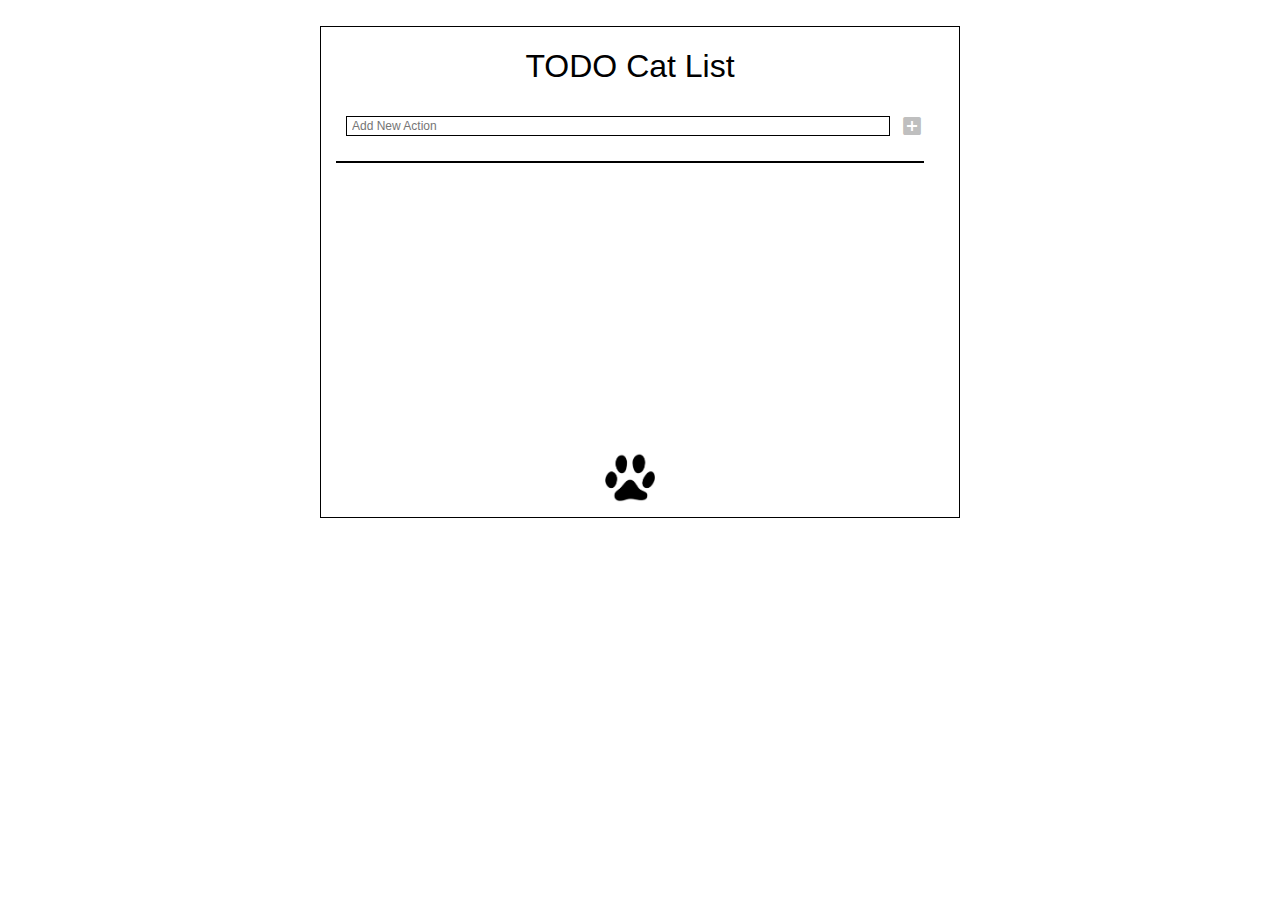
<file: FE_9_11_homework_dom/homework/index.html>
<!DOCTYPE html>
<html lang="en">
<head>
  <meta charset="UTF-8">
  <title>Homework 11 - TODO Cat List</title>
  <link rel="stylesheet" href="./assets/material-icons/material-icons.css">
  <link rel="stylesheet" href="./assets/styles.css">
</head>
<body>
  <div id="root"></div>

  <script src="./src/app.js"></script>
</body>
</html>
</file>
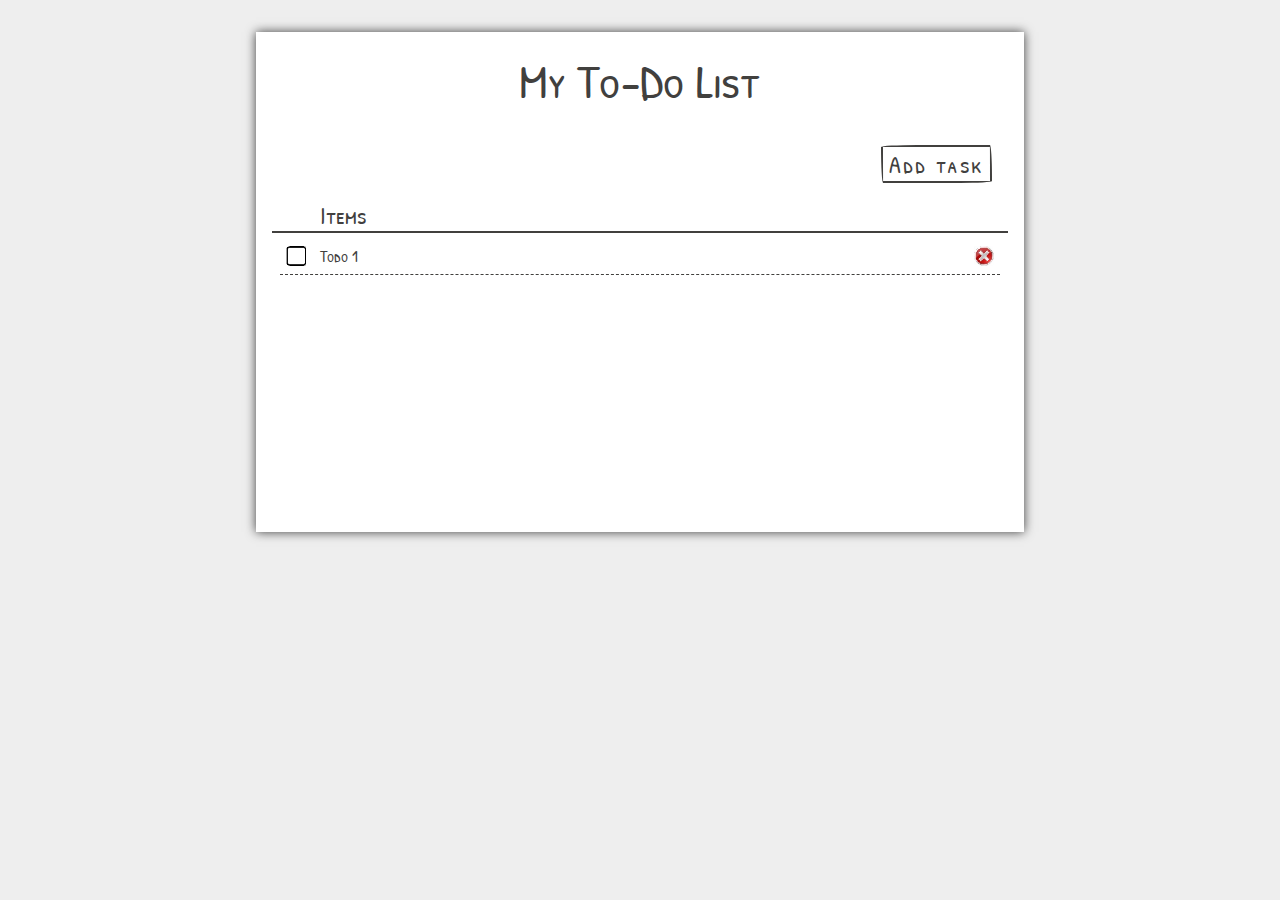
<file: FE_9_12_homework_bom/homework/index.html>
<!DOCTYPE html>
<html lang="en">
<head>
    <meta charset="UTF-8">
    <title>Homework 12 - Simple TODO List</title>
    <link rel="stylesheet" href="./assets/styles.css">
</head>

<body>
<div id="root"></div>

<script src="./src/app.js"></script>
</body>
</html>
</file>
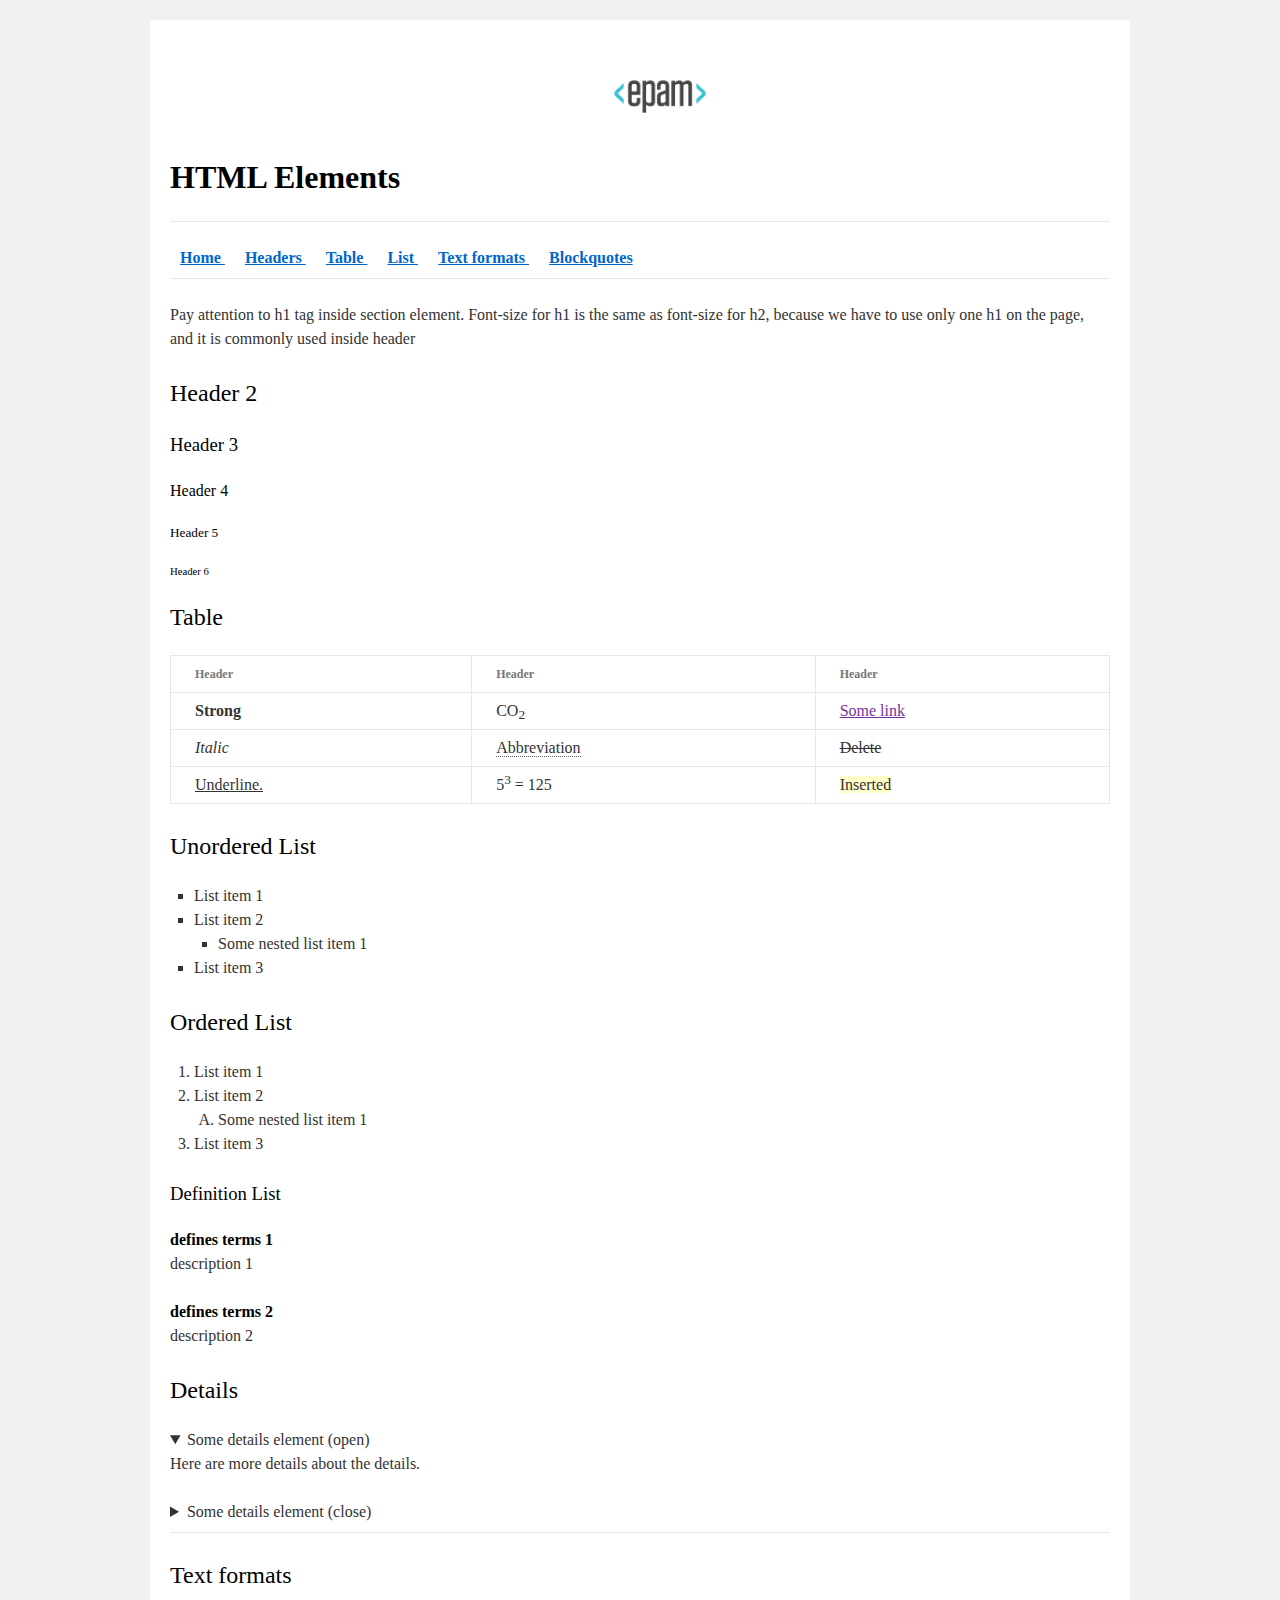
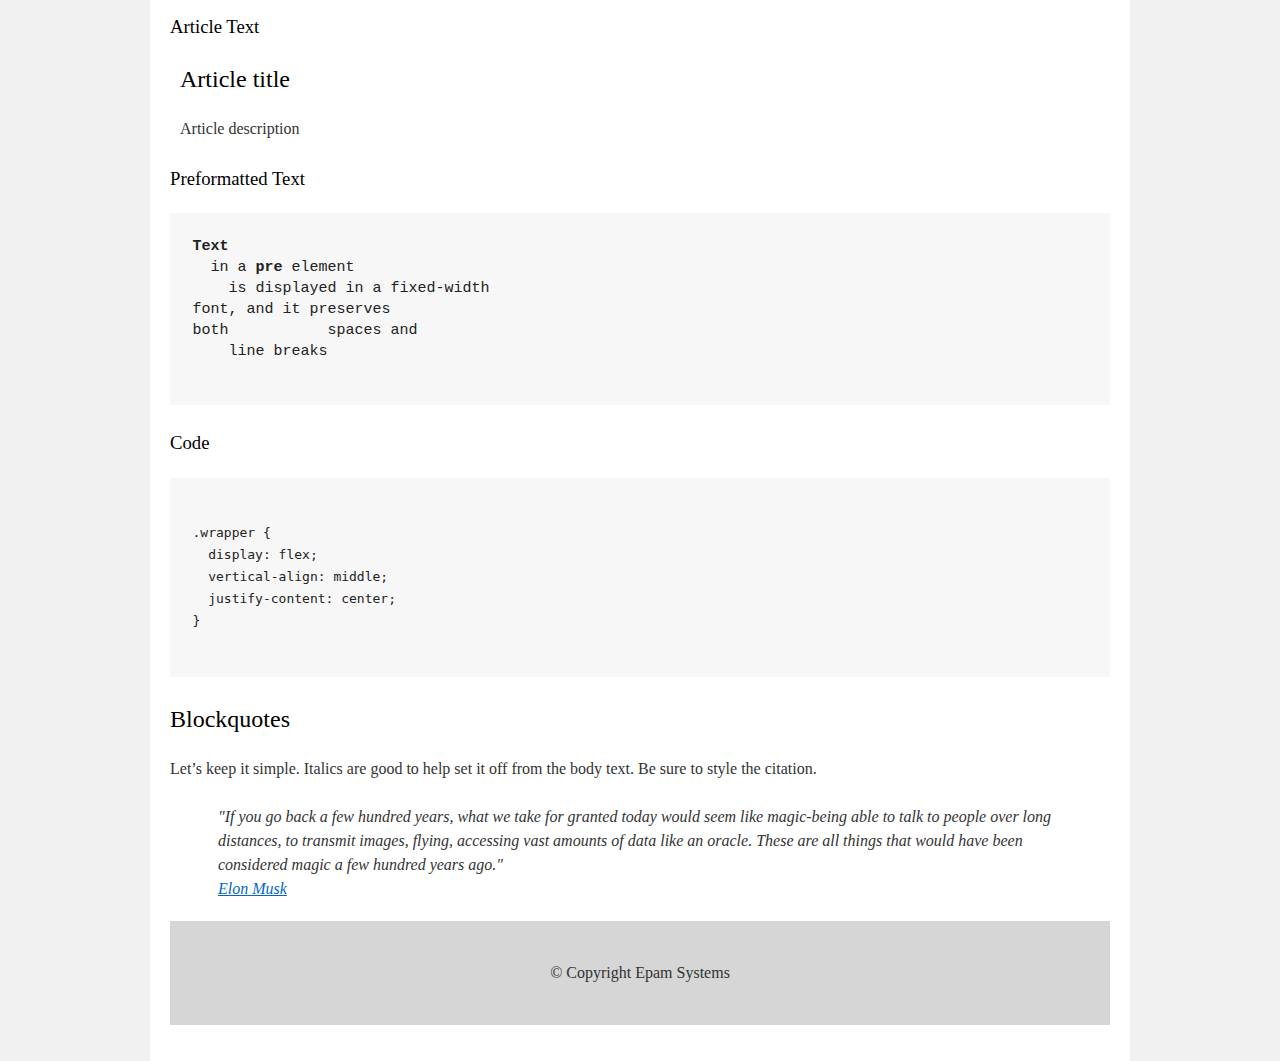
<file: FE_9_1_homework_html-basics/homework/index.html>
<!DOCTYPE html>
<html lang="en">

<head>
    <meta charset="utf-8">
    <title>HTML Basics</title>
    <link rel="stylesheet" href="style.css">
</head>

<body>
<div id="wrapper">
    <div id="main">
        <div id="container">
            <div id="content" role="main">
                <!-- TODO: Content goes here -->
                <header>
                    <img src="logo.png" alt="Logo" title="EPAM">
                    <h1 id="home"><strong>HTML Elements</strong></h1>
                    <hr>
                    <nav>
                        <a href="#home"><b>Home </b></a>
                        <a href="#headers"><b>Headers </b></a>
                        <a href="#table"><b>Table </b></a>
                        <a href="#list"><b>List </b></a>
                        <a href="#textFormats"><b>Text formats </b></a>
                        <a href="#blockquotes"><b>Blockquotes </b></a>
                    </nav>
                    <hr>
                </header>

                <main>
                    <p>Pay attention to h1 tag inside section element. Font-size for h1 is the same as font-size for h2, because we have to use only
                        one h1 on the page, and it is commonly used inside header</p>

                    <section id="headers">
                        <h2>Header 2</h2>
                        <h3>Header 3</h3>
                        <h4>Header 4</h4>
                        <h5>Header 5</h5>
                        <h6>Header 6</h6>
                    </section>

                    <section id="table">
                        <h2>Table</h2>
                        <table>
                            <thead>
                            <tr>
                                <th>Header</th>
                                <th>Header</th>
                                <th>Header</th>
                            </tr>
                            </thead>
                            <tbody>
                            <tr>
                                <td><b>Strong</b></td>
                                <td>CO<sub>2</sub></td>
                                <td><a href="">Some link</a></td>
                            </tr>
                            <tr>
                                <td><i>Italic</i></td>
                                <td><abbr>Abbreviation</abbr></td>
                                <td>
                                    <del>Delete</del>
                                </td>
                            </tr>
                            <tr>
                                <td>
                                    <u>Underline.</u>
                                </td>
                                <td>5<sup>3</sup> = 125</td>
                                <td>
                                    <ins>Inserted</ins>
                                </td>
                            </tr>
                            </tbody>
                        </table>
                    </section>

                    <section id="list">
                        <h2>Unordered List</h2>
                        <ul>
                            <li>List item 1</li>
                            <li>List item 2
                                <ul>
                                    <li>
                                        Some nested list item 1
                                    </li>
                                </ul>
                            <li>List item 3</li>
                        </ul>

                        <h2>Ordered List</h2>
                        <ol>
                            <li>List item 1</li>
                            <li>List item 2
                                <ol>
                                    <li>Some nested list item 1</li>
                                </ol>
                            </li>
                            <li>List item 3</li>
                        </ol>

                        <h3>Definition List</h3>
                        <dl>
                            <dt>defines terms 1</dt>
                            <dd>description 1</dd>
                            <dt>defines terms 2</dt>
                            <dd>description 2</dd>
                        </dl>

                        <h2>Details</h2>
                        <details open>
                            <summary>Some details element (open)</summary>
                            <p>Here are more details about the details.</p>
                        </details>
                        <details>
                            <summary>Some details element (close)</summary>
                            <p>Here are more details about the details.</p>
                        </details>
                        <hr>
                    </section>

                    <section id="textFormats">
                        <h2>Text formats</h2>
                        <h3>Article Text</h3>
                        <article>
                            <h2>Article title</h2>
                            <p>Article description</p>
                        </article>

                        <h3>Preformatted Text</h3>
                        <pre>
<strong>Text</strong>
  in a <strong>pre</strong> element
    is displayed in a fixed-width
font, and it preserves
both           spaces and
    line breaks
                    </pre>

                        <h3>Code</h3>
                        <pre><code>
.wrapper {
  display: flex;
  vertical-align: middle;
  justify-content: center;
}
							</code></pre>
                    </section>

                    <section id="blockquotes">
                        <h2>Blockquotes</h2>
                        <p>Let’s keep it simple. Italics are good to help set it off from the body text. Be sure to style the citation.</p>
                        <blockquote>
                            "If you go back a few hundred years, what we take for granted today would seem like magic-being able to talk to people
                            over long distances, to transmit images, flying, accessing vast amounts of data like an oracle. These are all things that
                            would have been considered magic a few hundred years ago."
                            <br>
                            <a href="https://en.wikipedia.org/wiki/Elon_Musk">Elon Musk</a>
                        </blockquote>
                    </section>
                </main>

                <footer>&copy; Copyright Epam Systems</footer>
            </div>
        </div>
    </div>
</div>
</body>

</html>
</file>
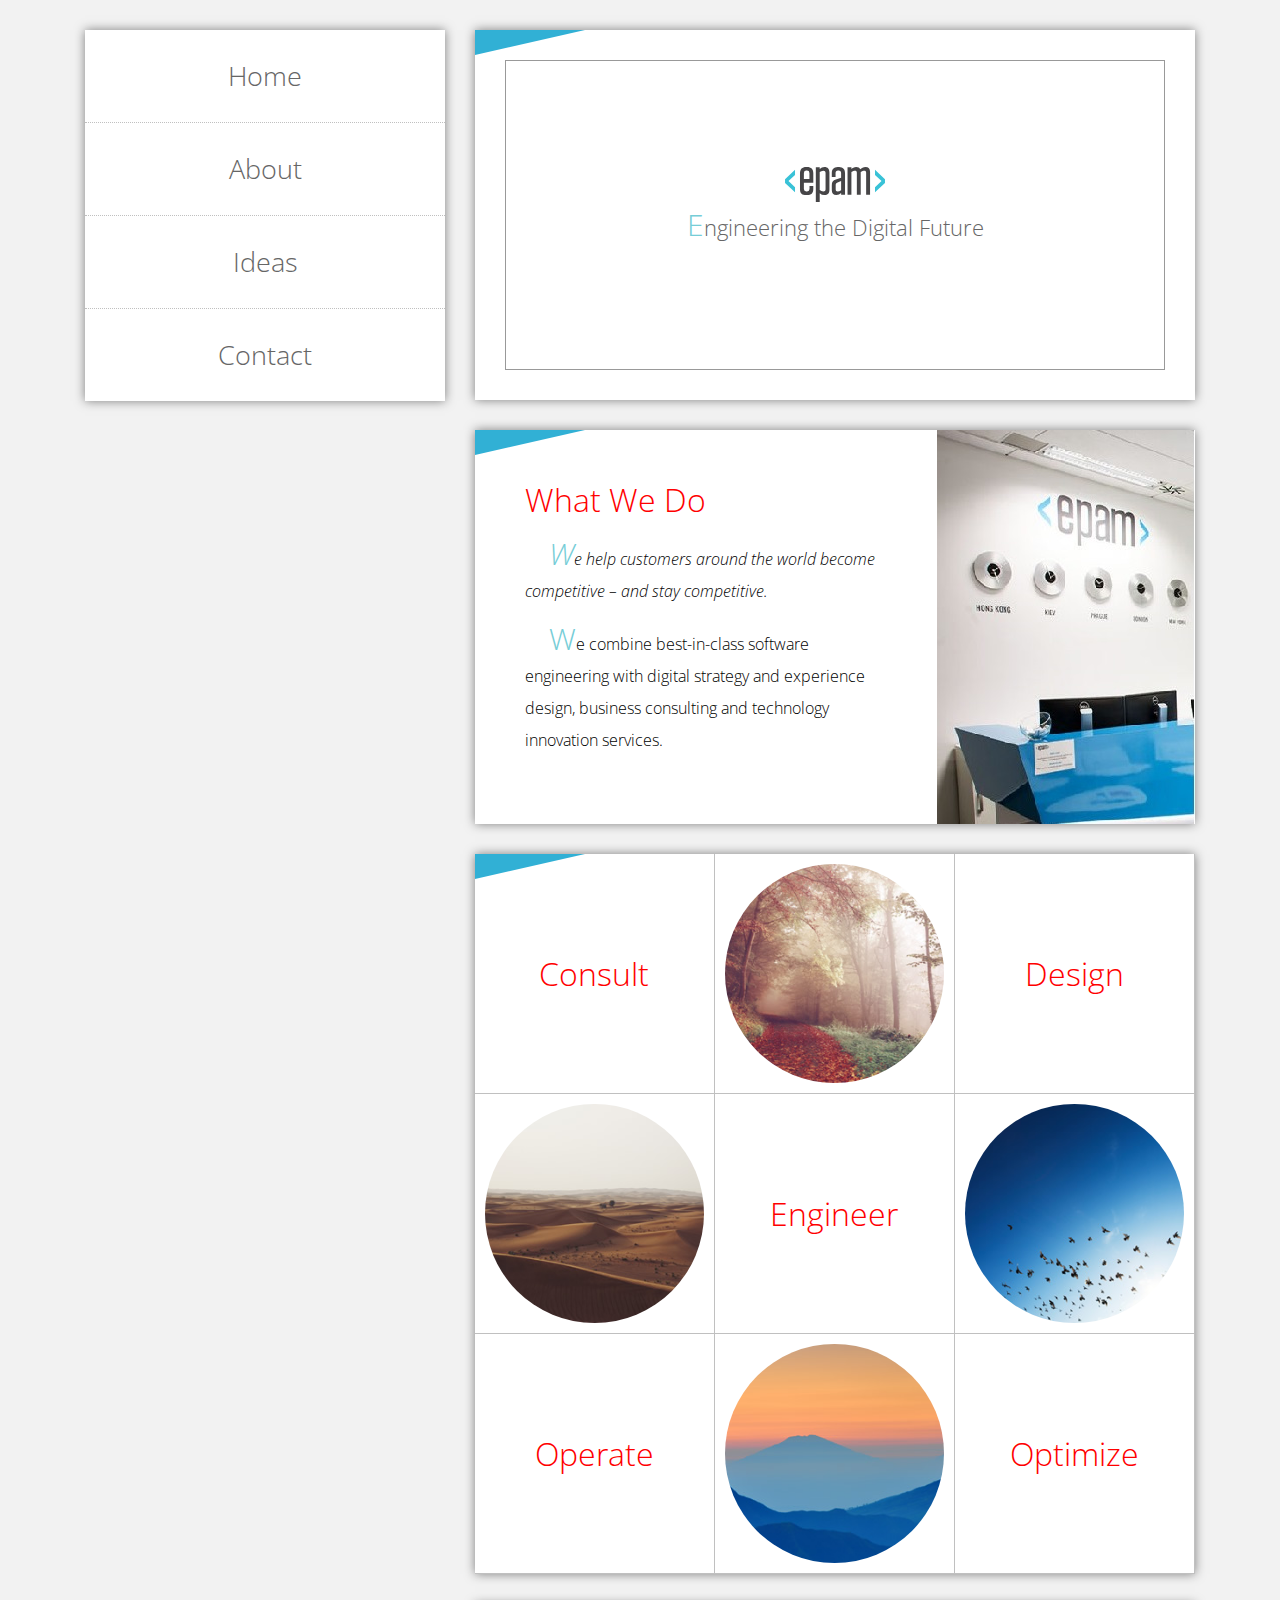
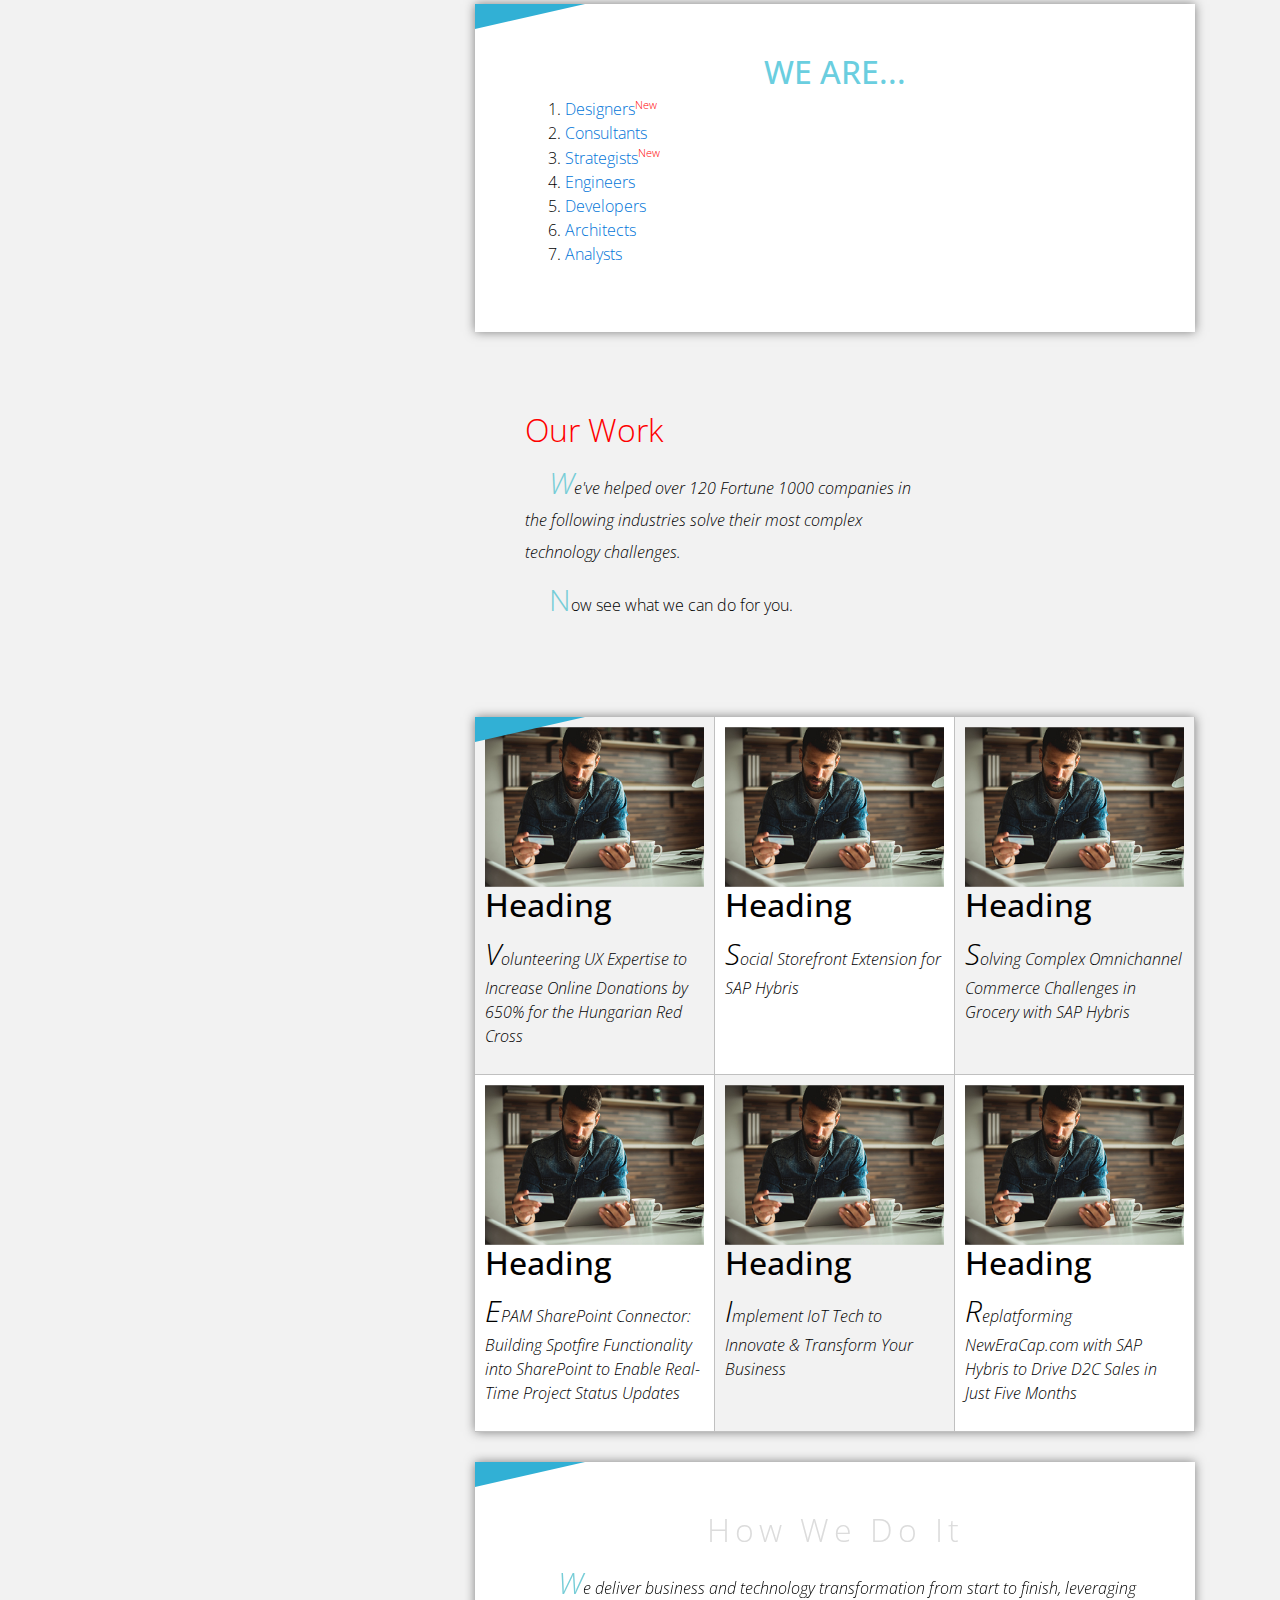
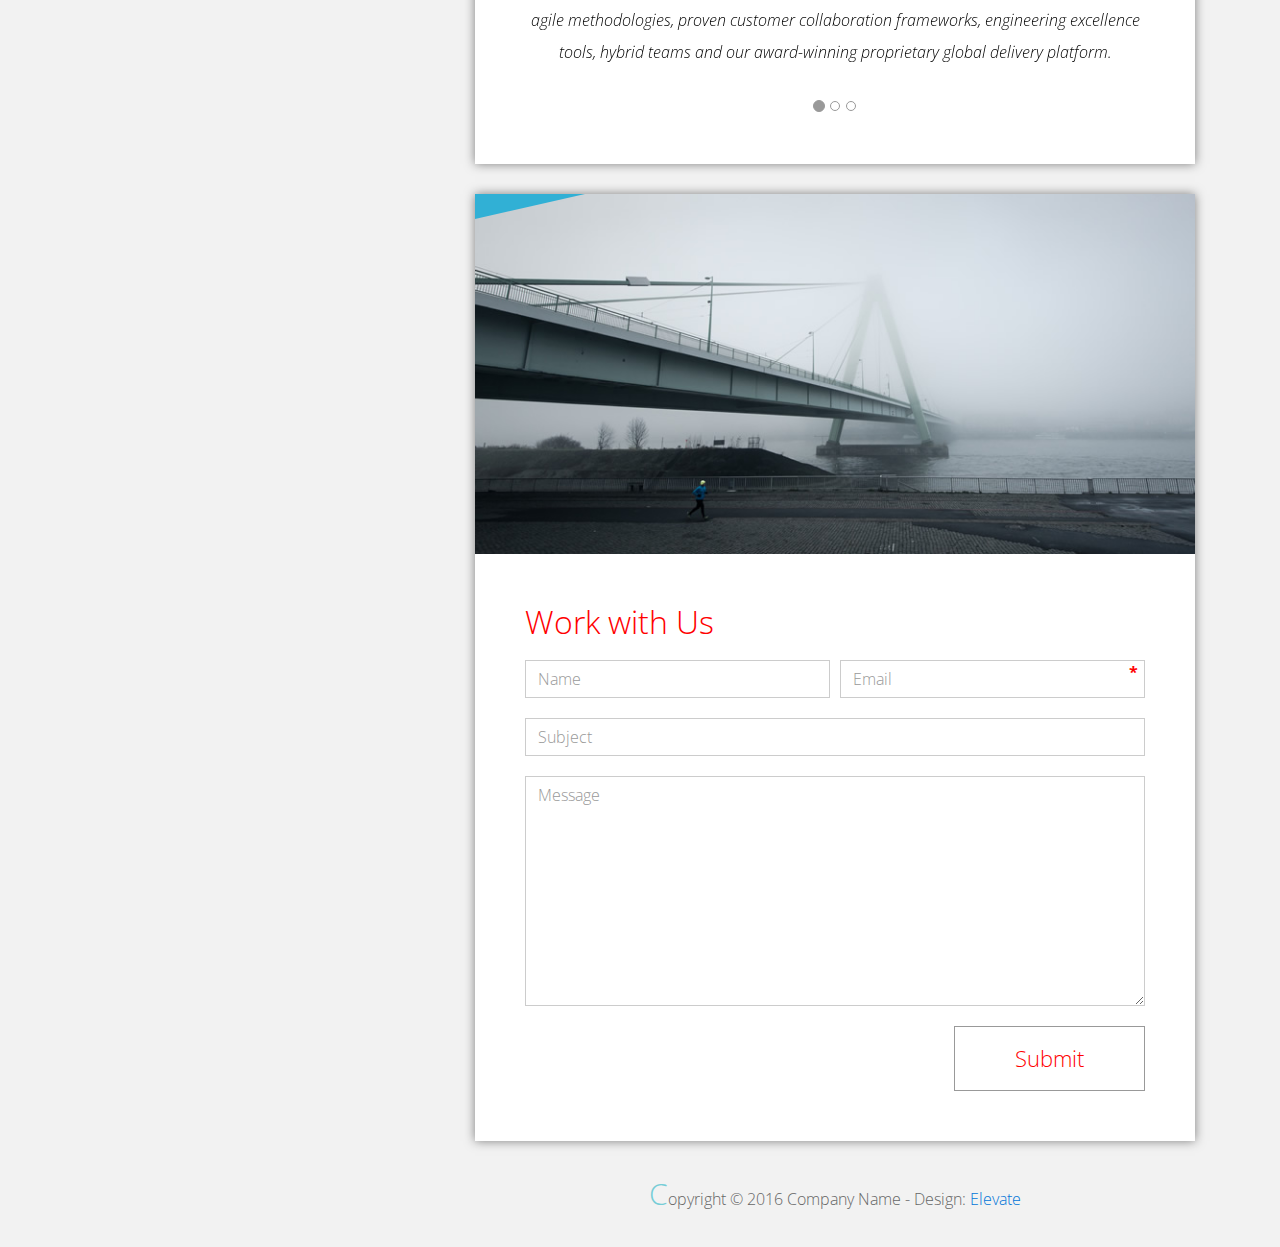
<file: FE_9_2_homework_css-basics/homework/index.html>
<!DOCTYPE html>
<html lang="en">
<head>
  <meta charset="utf-8">
  <meta http-equiv="X-UA-Compatible" content="IE=edge">
  <meta name="viewport" content="width=device-width, initial-scale=1">

  <title>CSS Basic HW</title>



  <!-- load stylesheets -->
  <link rel="stylesheet" href="http://fonts.googleapis.com/css?family=Open+Sans:300,400">
  <!-- Google web font "Open Sans" -->
  <link rel="stylesheet" href="css/bootstrap.min.css">
  <!-- Bootstrap style -->
  <link rel="stylesheet" href="css/general.css">
  <link rel="stylesheet" href="css/style.css">
  <!-- Templatemo style -->
</head>

<body>
<div class="container">

  <div class="tm-sidebar">
    <nav class="tm-main-nav">
      <ul>
        <li class="tm-nav-item"><a href="#home" class="tm-nav-item-link">Home</a></li>
        <li class="tm-nav-item"><a href="#about" class="tm-nav-item-link">About</a></li>
        <li class="tm-nav-item"><a href="#ideas" class="tm-nav-item-link">Ideas</a></li>
        <li class="tm-nav-item"><a href="#contact" class="tm-nav-item-link">Contact</a></li>
      </ul>
    </nav>
  </div>

  <div class="tm-main-content">

    <div id="home" class="tm-content-box margin-b-10">
      <div class="tm-banner">
        <div class="tm-banner-inner">
          <img src="img/EPAM_logo.svg" width="100" alt="">
          <p class="tm-banner-text">Engineering the Digital Future</p>
        </div>
      </div>
    </div>

    <section>
      <div class="tm-content-box flex-2-col">

        <div class="pad flex-item tm-team-description-container">
          <h2 class="tm-section-title">What We Do</h2>
          <p class="tm-section-description">We help customers around the world become competitive – and stay competitive.</p>
          <p class="tm-section-description"> We combine best-in-class software engineering with digital strategy and experience design, business consulting and technology innovation services.</p>
        </div>
        <div class="flex-item">
          <img src="img/image.jpg" alt="">
        </div>
        

      </div>
      <div id="about" class="tm-content-box">

        <ul class="boxes gallery-container">
          <li class="box box-bg">
            <h2 class="tm-section-title tm-section-title-box tm-box-bg-title">Consult</h2>
          </li>
          <li class="box">
            <a href="img/idea-large-01.jpg"><img src="img/idea-01.jpg" alt="Image"
                                                 class="img-fluid thumbnail"></a>
          </li>
          <li class="box box-bg">
            <h2 class="tm-section-title tm-section-title-box tm-box-bg-title">Design</h2>
          </li>
          <li class="box">
            <a href="img/idea-large-02.jpg"><img src="img/idea-02.jpg" alt="Image"
                                                 class="img-fluid thumbnail"></a>
          </li>
          <li class="box box-bg">
            <h2 class="tm-section-title tm-section-title-box tm-box-bg-title">Engineer</h2>
          </li>
          <li class="box">
            <a href="img/idea-large-03.jpg"><img src="img/idea-03.jpg" alt="Image"
                                                 class="img-fluid thumbnail"></a>
          </li>
          <li class="box box-bg">
            <h2 class="tm-section-title tm-section-title-box tm-box-bg-title">Operate</h2>
          </li>
          <li class="box">
            <a href="img/idea-large-04.jpg"><img src="img/idea-04.jpg" alt="Image"
                                                 class="img-fluid thumbnail"></a>
          </li>
          <li class="box box-bg">
            <h2 class="tm-section-title tm-section-title-box tm-box-bg-title">Optimize</h2>
          </li>
        </ul>

      </div>

    </section>

    <!-- slider -->
    <section class="heading tm-content-box">
      <div class="pad">
        <h2> WE ARE...</h2>
        <ol>
          <li><a href="index.html" class="text">Designers</a></li>
          <li><a href="index.html">Consultants</a></li>
          <li><a href="#" class="text">Strategists</a></li>
          <li><a href="#">Engineers</a></li>
          <li><a href="#">Developers</a></li>
          <li><a href="#">Architects</a></li>
          <li><a href="#">Analysts</a></li>
        </ol>
      </div>
    </section>

    <section class="blocks">
       <div class="pad flex-item tm-team-description-container">
          <h2 class="tm-section-title">Our Work</h2>
          <p class="tm-section-description">We've helped over 120 Fortune 1000 companies in the following industries solve their most complex technology challenges. </p>
          <p class="tm-section-description"> Now see what we can do for you.</p>
        </div>
      <div class="tm-content-box flex-2-col">
      </div>
      <div  class="tm-content-box">
        <ul class="boxes gallery-container">
          <li class="box">
            <img src="img/image-1.jpg" alt="Image" class="img-fluid">
            <div>
              <h2>Heading</h2>
              <p>Volunteering UX Expertise to Increase Online Donations by 650% for the Hungarian Red Cross</p>
            </div>
          </li>
          <li class="box">
            <img src="img/image-1.jpg" alt="Image" class="img-fluid">
            <div>
              <h2>Heading</h2>
              <p>Social Storefront Extension for SAP Hybris</p>
            </div>
          </li>
          <li class="box">
            <img src="img/image-1.jpg" alt="Image" class="img-fluid">
            <div>
              <h2>Heading</h2>
              <p>Solving Complex Omnichannel Commerce Challenges in Grocery with SAP Hybris</p>
            </div>
          </li>
          <li class="box">
            <img src="img/image-1.jpg" alt="Image" class="img-fluid">
            <div>
              <h2>Heading</h2>
              <p>EPAM SharePoint Connector: Building Spotfire Functionality into SharePoint to Enable Real-Time Project Status Updates</p>
            </div>
          </li>
          <li class="box">
            <img src="img/image-1.jpg" alt="Image" class="img-fluid">
            <div>
              <h2>Heading</h2>
              <p>Implement IoT Tech to Innovate &amp; Transform Your Business</p>
            </div>
          </li>
          <li class="box">
            <img src="img/image-1.jpg" alt="Image" class="img-fluid">
            <div>
              <h2>Heading</h2>
              <p>Replatforming NewEraCap.com with SAP Hybris to Drive D2C Sales in Just Five Months</p>
            </div>
          </li>
        </ul>

      </div>
    </section>

    <section id="ideas">
      <div id="tmCarousel" class="carousel slide tm-content-box" data-ride="carousel">

        <ol class="carousel-indicators">
          <li data-target="#tmCarousel" data-slide-to="0" class="active"></li>
          <li data-target="#tmCarousel" data-slide-to="1" class=""></li>
          <li data-target="#tmCarousel" data-slide-to="2" class=""></li>
        </ol>

        <div class="carousel-inner" role="listbox">

          <div class="carousel-item active">
            <div class="carousel-content">
              <div class="flex-item">
                <h2 class="tm-section-title">How We Do It</h2>
                <p class="tm-section-description carousel-description">We deliver business and technology transformation from start to finish, leveraging agile methodologies, proven customer collaboration frameworks, engineering excellence tools, hybrid teams and our award-winning proprietary global delivery platform.</p>
              </div>
            </div>
          </div>

          <div class="carousel-item">
            <div class="carousel-content">
              <div class="flex-item">
                <h2 class="tm-section-title">Our Clients</h2>
                <p class="tm-section-description carousel-description">Lorem ipsum dolor sit amet,
                  consectetur adipiscing elit. Quisque vel nisi pharetra nibh varius pharetra ac
                  sagittis nisi. Etiam pharetra vestibulum hendrerit. Pellentesque interdum metus
                  sed massa rutrum.</p>
              </div>
            </div>
          </div>

          <div class="carousel-item">
            <div class="carousel-content">
              <div class="flex-item">
                <h2 class="tm-section-title">Our Projects</h2>
                <p class="tm-section-description carousel-description">Donec ex libero, fringilla
                  vitae purus sit amet, rhoncus pharetra lorem. Pellentesque id sem id lacus
                  ultricies vehicula. Aliquam rutrum mi non. Pellentesque interdum metus sed massa
                  rutrum.</p>
              </div>
            </div>
          </div>

        </div>

      </div>
    </section>

    <section class="tm-content-box">
      <img src="img/contact.jpg" alt="Contact image" class="img-fluid">

      <div id="contact" class="pad">
        <h2 class="tm-section-title">Work with Us</h2>
        <form action="#contact" method="get" class="contact-form">

          <div class="form-group col-xs-12 col-sm-12 col-md-6 col-lg-6 form-group-2-col-left">
            <input type="text" id="contact_name" name="contact_name" class="form-control"
                   placeholder="Name" required/>
          </div>
          <div class="form-group col-xs-12 col-sm-12 col-md-6 col-lg-6 form-group-2-col-right mandatory-field">
            <input type="email" id="contact_email" name="contact_email" class="form-control"
                   placeholder="Email" required/>
          </div>
          <div class="form-group">
            <input type="text" id="contact_subject" name="contact_subject" class="form-control"
                   placeholder="Subject" required/>
          </div>
          <div class="form-group">
            <textarea id="contact_message" name="contact_message" class="form-control" rows="9"
                      placeholder="Message" required></textarea>
          </div>

          <button type="submit" class="btn btn-primary submit-btn">Submit</button>

        </form>
      </div>
    </section>

    <footer class="tm-footer">
      <p class="text-xs-center">Copyright &copy; 2016 Company Name

        - Design: <a rel="nofollow" href="http://www.templatemo.com/tm-481-elevate"
                     target="_parent">Elevate</a></p>
    </footer>

  </div>

</div>

</body>
</html>
</file>
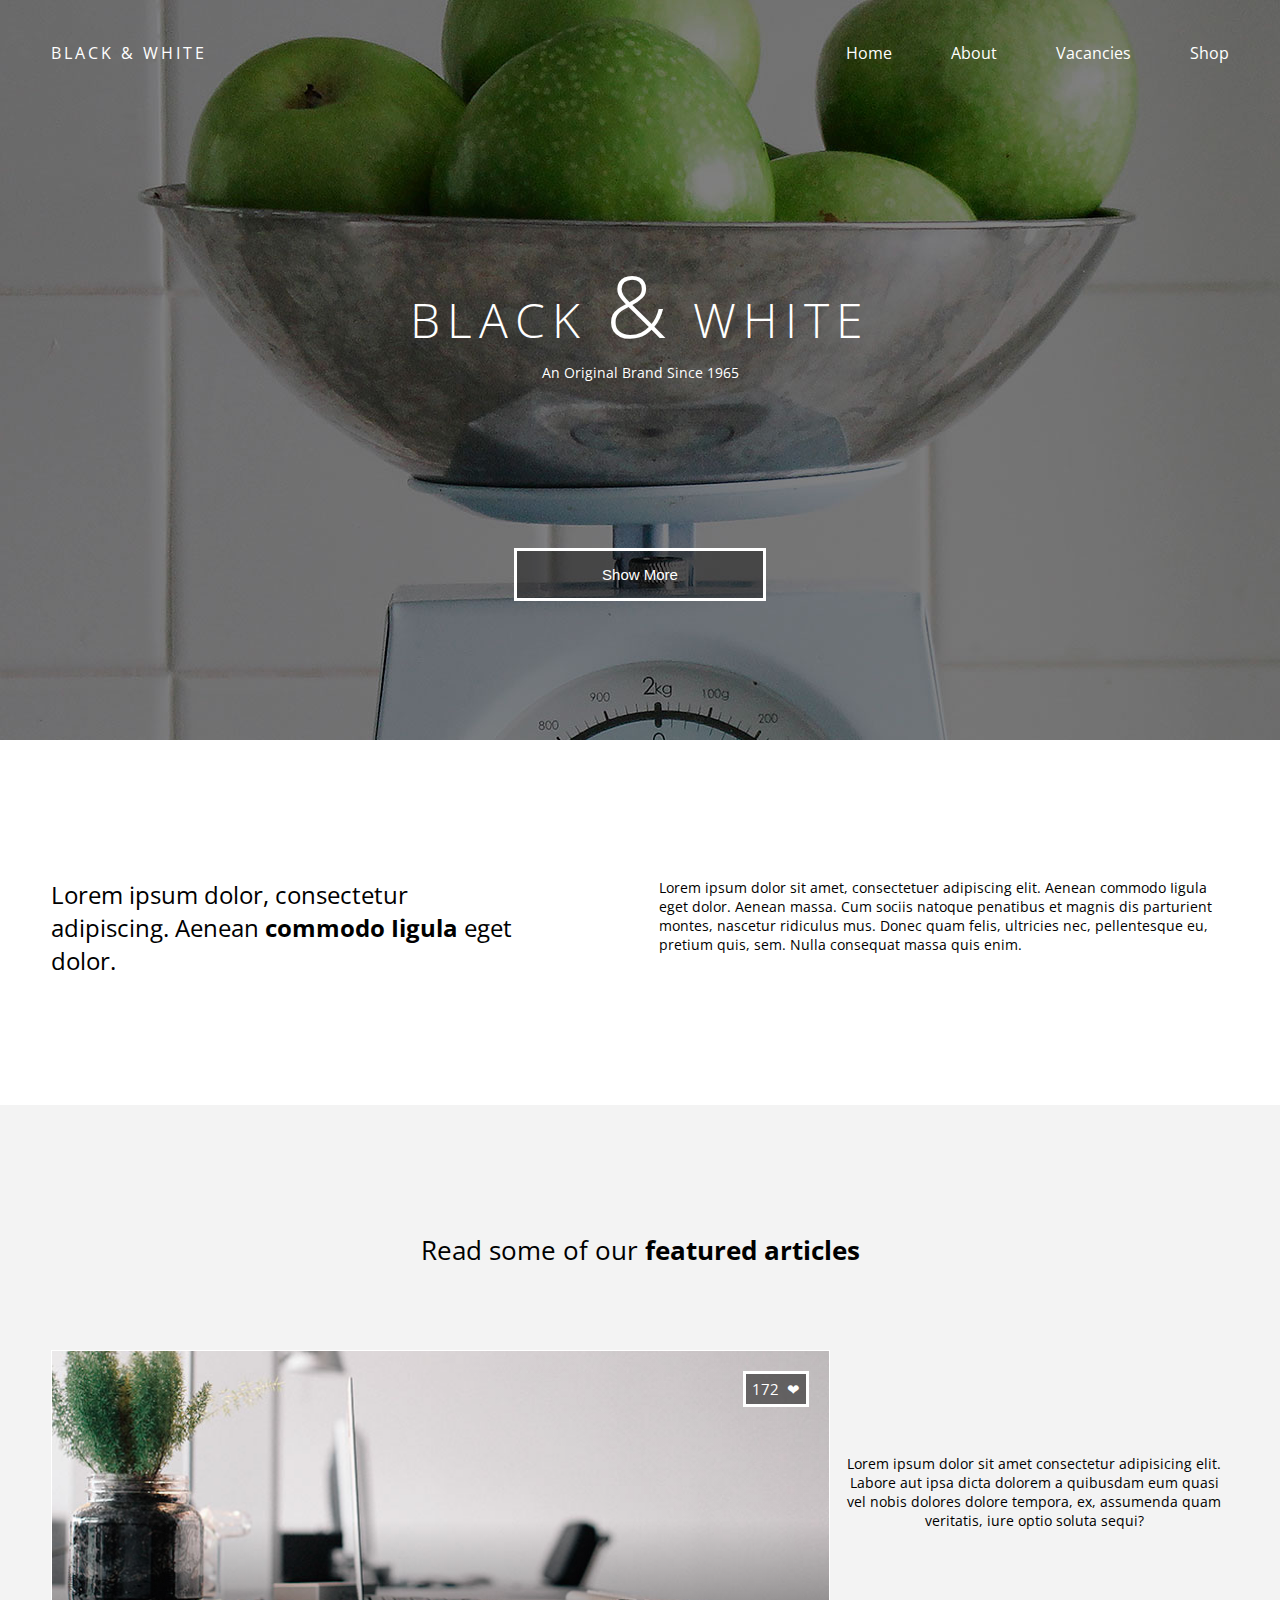
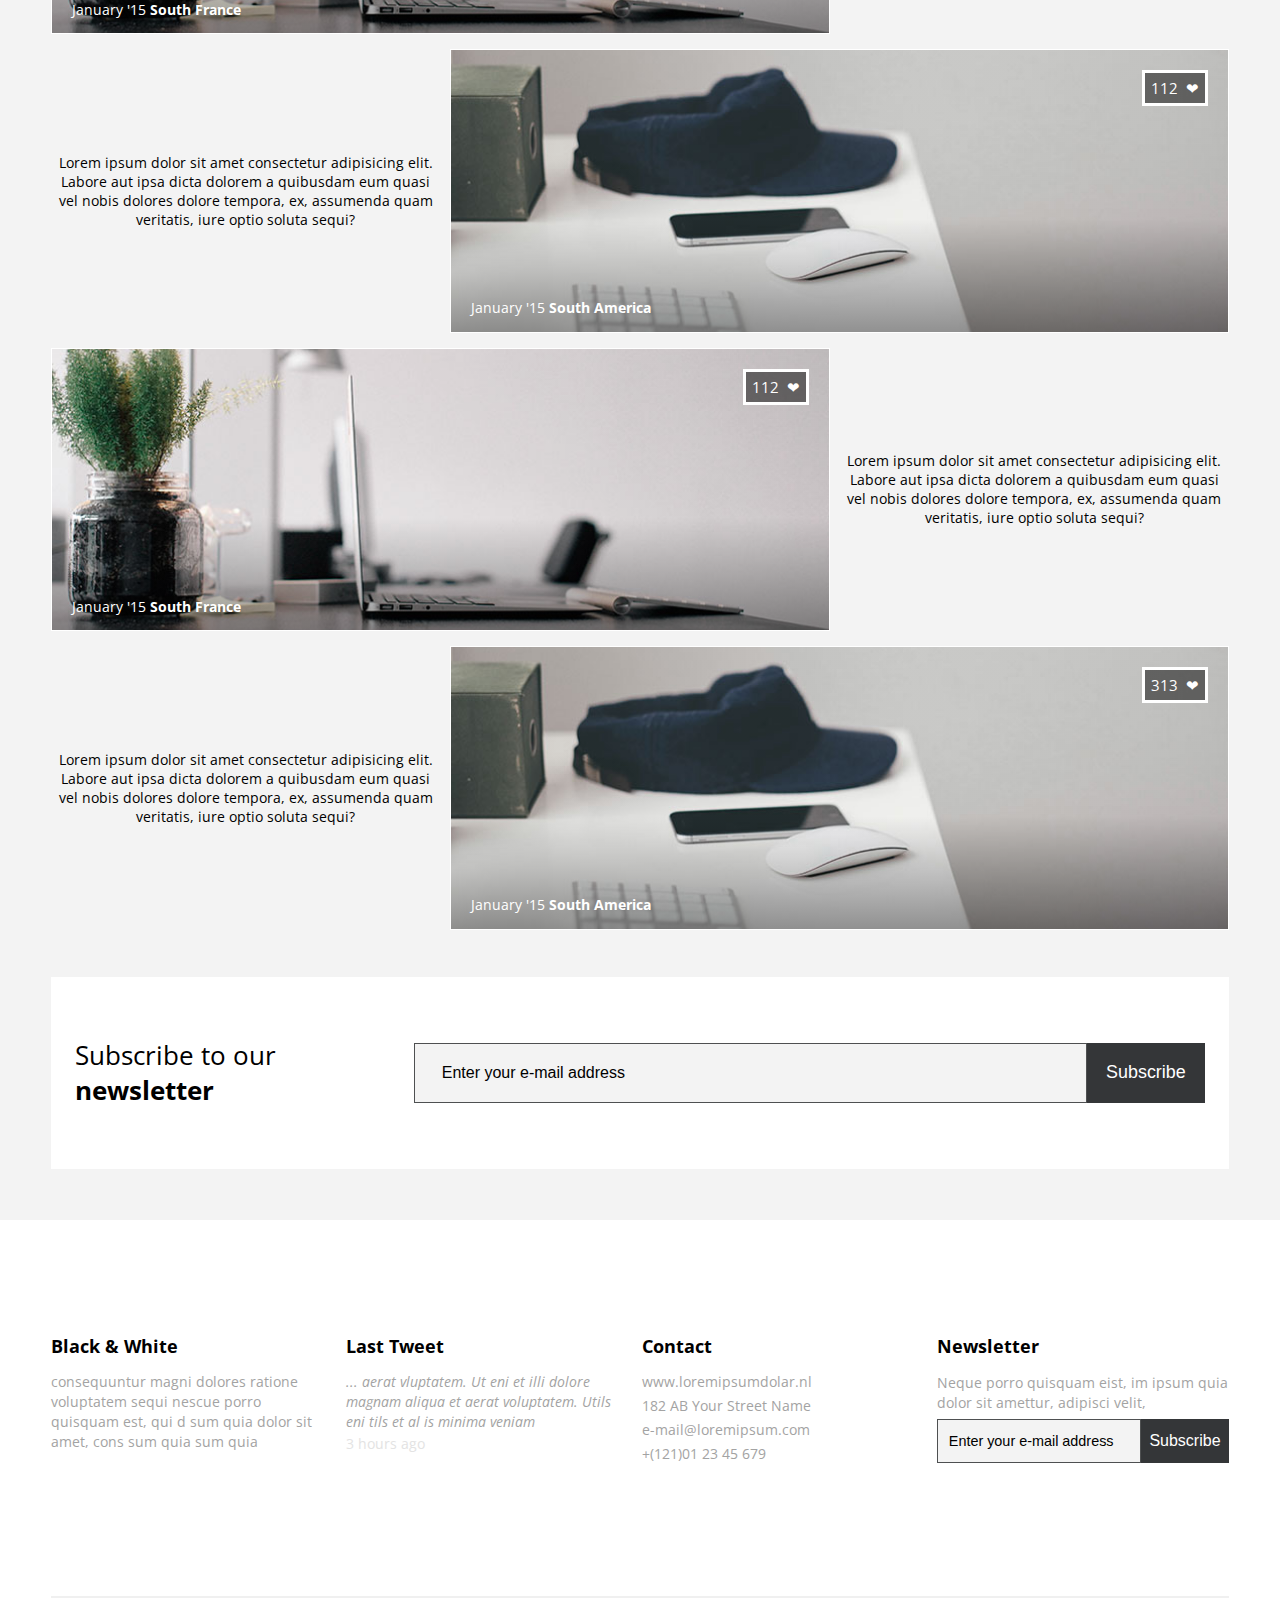
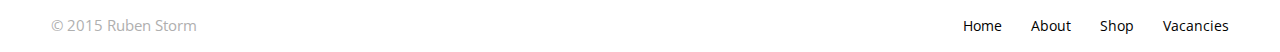
<file: FE_9_4_homework_css-layouts/homework/index.html>
<!DOCTYPE html>
<html lang="en">
<head>
    <meta charset="UTF-8">
    <meta name="viewport" content="width=device-width, initial-scale=1.0">
    <meta http-equiv="X-UA-Compatible" content="ie=edge">
    <title>CSS Layouts</title>

    <link rel="stylesheet" href="css/style.css">
    <link rel="stylesheet" type="text/css" href="//fonts.googleapis.com/css?family=Open+Sans"/>
</head>

<body>
<div id="container">
    <!-- Header -->
    <header>
        <div class="nav-bar">
            <div class="nav-brand">
                <a href="#">Black &amp; White</a>
            </div>

            <nav>
                <ul>
                    <li><a href="#">Home</a></li>
                    <li><a href="#">About</a></li>
                    <li><a href="#">Vacancies</a></li>
                    <li><a href="#">Shop</a></li>
                </ul>
            </nav>
        </div>

        <div class="logo">
            <h1>Black <span>&amp;</span> White</h1>
            <p>An Original Brand Since 1965</p>
        </div>

        <div class="btn-header">
            <form action="#" method="get">
                <button class="btn-header-show-more" type="button">Show More</button>
            </form>
        </div>
    </header>
    <!-- Header end -->

    <section id="main">
        <!-- Main top -->
        <section class="main-top">
            <p>Lorem ipsum dolor, consectetur adipiscing. Aenean <b>commodo Iigula</b> eget dolor.</p>
            <p>Lorem ipsum dolor sit amet, consectetuer adipiscing elit. Aenean commodo Iigula eget dolor. Aenean massa. Cum sociis natoque penatibus
                et magnis dis parturient montes, nascetur ridiculus mus. Donec quam felis, ultricies nec, pellentesque eu, pretium quis, sem. Nulla
                consequat massa quis enim.</p>
        </section>
        <!-- Main top end -->

        <!-- Articles -->
        <section class="articles">
            <p class="articles-title">Read some of our <b>featured articles</b></p>
            <div class="articles-container">
                <div class="article-right">
                    <div class="frame img-1">
                        <div class="likes"><a href="#"><span>172 &nbsp;&#10084;</span></a></div>
                        <a href="#"><p>January '15 <b>South France</b></p></a>
                    </div>
                    <p class="post-description">Lorem ipsum dolor sit amet consectetur adipisicing elit. Labore aut ipsa dicta dolorem a quibusdam eum
                        quasi vel nobis dolores dolore tempora, ex, assumenda quam veritatis, iure optio soluta sequi?</p>
                </div>
                <div class="article-left">
                    <p class="post-description">Lorem ipsum dolor sit amet consectetur adipisicing elit. Labore aut ipsa dicta dolorem a quibusdam eum
                        quasi vel nobis dolores dolore tempora, ex, assumenda quam veritatis, iure optio soluta sequi?</p>
                    <div class="frame img-2">
                        <div class="likes"><a href="#"><span>112 &nbsp;&#10084;</span></a></div>
                        <a href="#"><p>January '15 <b>South America</b></p></a>
                    </div>
                </div>
                <div class="article-right">
                    <div class="frame img-1">
                        <div class="likes"><a href=""><span>112 &nbsp;&#10084;</span></a></div>
                        <a href="#"><p>January '15 <b>South France</b></p></a>
                    </div>
                    <p class="post-description">Lorem ipsum dolor sit amet consectetur adipisicing elit. Labore aut ipsa dicta dolorem a quibusdam eum
                        quasi vel nobis dolores dolore tempora, ex, assumenda quam veritatis, iure optio soluta sequi?</p>
                </div>
                <div class="article-left">
                    <p class="post-description">Lorem ipsum dolor sit amet consectetur adipisicing elit. Labore aut ipsa dicta dolorem a quibusdam eum
                        quasi vel nobis dolores dolore tempora, ex, assumenda quam veritatis, iure optio soluta sequi?</p>
                    <div class="frame img-2">
                        <div class="likes"><a href=""><span class="white">313 &nbsp;&#10084;</span></a></div>
                        <a href="#"><p>January '15 <b>South America</b></p></a>
                    </div>
                </div>
            </div>

            <div class="subscribe">
                <div class="subscribe-box">
                    <p>Subscribe to our <b>newsletter</b></p>
                    <form action="#">
                        <div class="forms">
                            <input type="email" title="Enter your e-mail address" placeholder="Enter your e-mail address">
                            <button type="submit" title="Subscribe">Subscribe</button>
                        </div>
                    </form>
                </div>
            </div>
        </section>
        <!-- Articles end -->

        <!-- Contacts -->
        <section class="contacts">
            <div class="black-white">
                <h1>Black & White</h1>
                <p>consequuntur magni dolores ratione voluptatem sequi nescue porro quisquam est, qui d sum quia dolor sit amet, cons sum quia sum
                    quia</p>
            </div>

            <div class="last-tweet">
                <h1>Last Tweet</h1>
                <p>... aerat vluptatem. Ut eni et illi dolore magnam aliqua et aerat voluptatem. Utils eni tils et al is minima veniam</p>
                <span class="time">3 hours ago</span>
            </div>

            <div class="contact">
                <h1>Contact</h1>
                <p>www.loremipsumdolar.nl</p>
                <p>182 AB Your Street Name</p>
                <p>e-mail@loremipsum.com</p>
                <p>+(121)01 23 45 679</p>
            </div>

            <div class="newsletter">
                <h1>Newsletter</h1>
                <p>Neque porro quisquam eist, im ipsum quia dolor sit amettur, adipisci velit,</p>
                <div class="contacts-subscribe">
                    <form action="#">
                        <div class="contacts-subscribe-form">
                            <input type="email" title="E-mail address" placeholder="Enter your e-mail address">
                            <button type="submit" title="Subscribe">Subscribe</button>
                        </div>
                    </form>
                </div>
            </div>
        </section>
        <!-- Contacts end -->
    </section>

    <!-- Footer -->
    <footer>
        <div class="footer-container">
            <p>&copy; 2015 Ruben Storm</p>
            <div class="footer-links">
                <ul>
                    <li><a href="#">Home</a></li>
                    <li><a href="#">About</a></li>
                    <li><a href="#">Shop</a></li>
                    <li><a href="#">Vacancies</a></li>
                </ul>
            </div>
        </div>
    </footer>
    <!-- Footer end -->
</div>
</body>
</html>
</file>
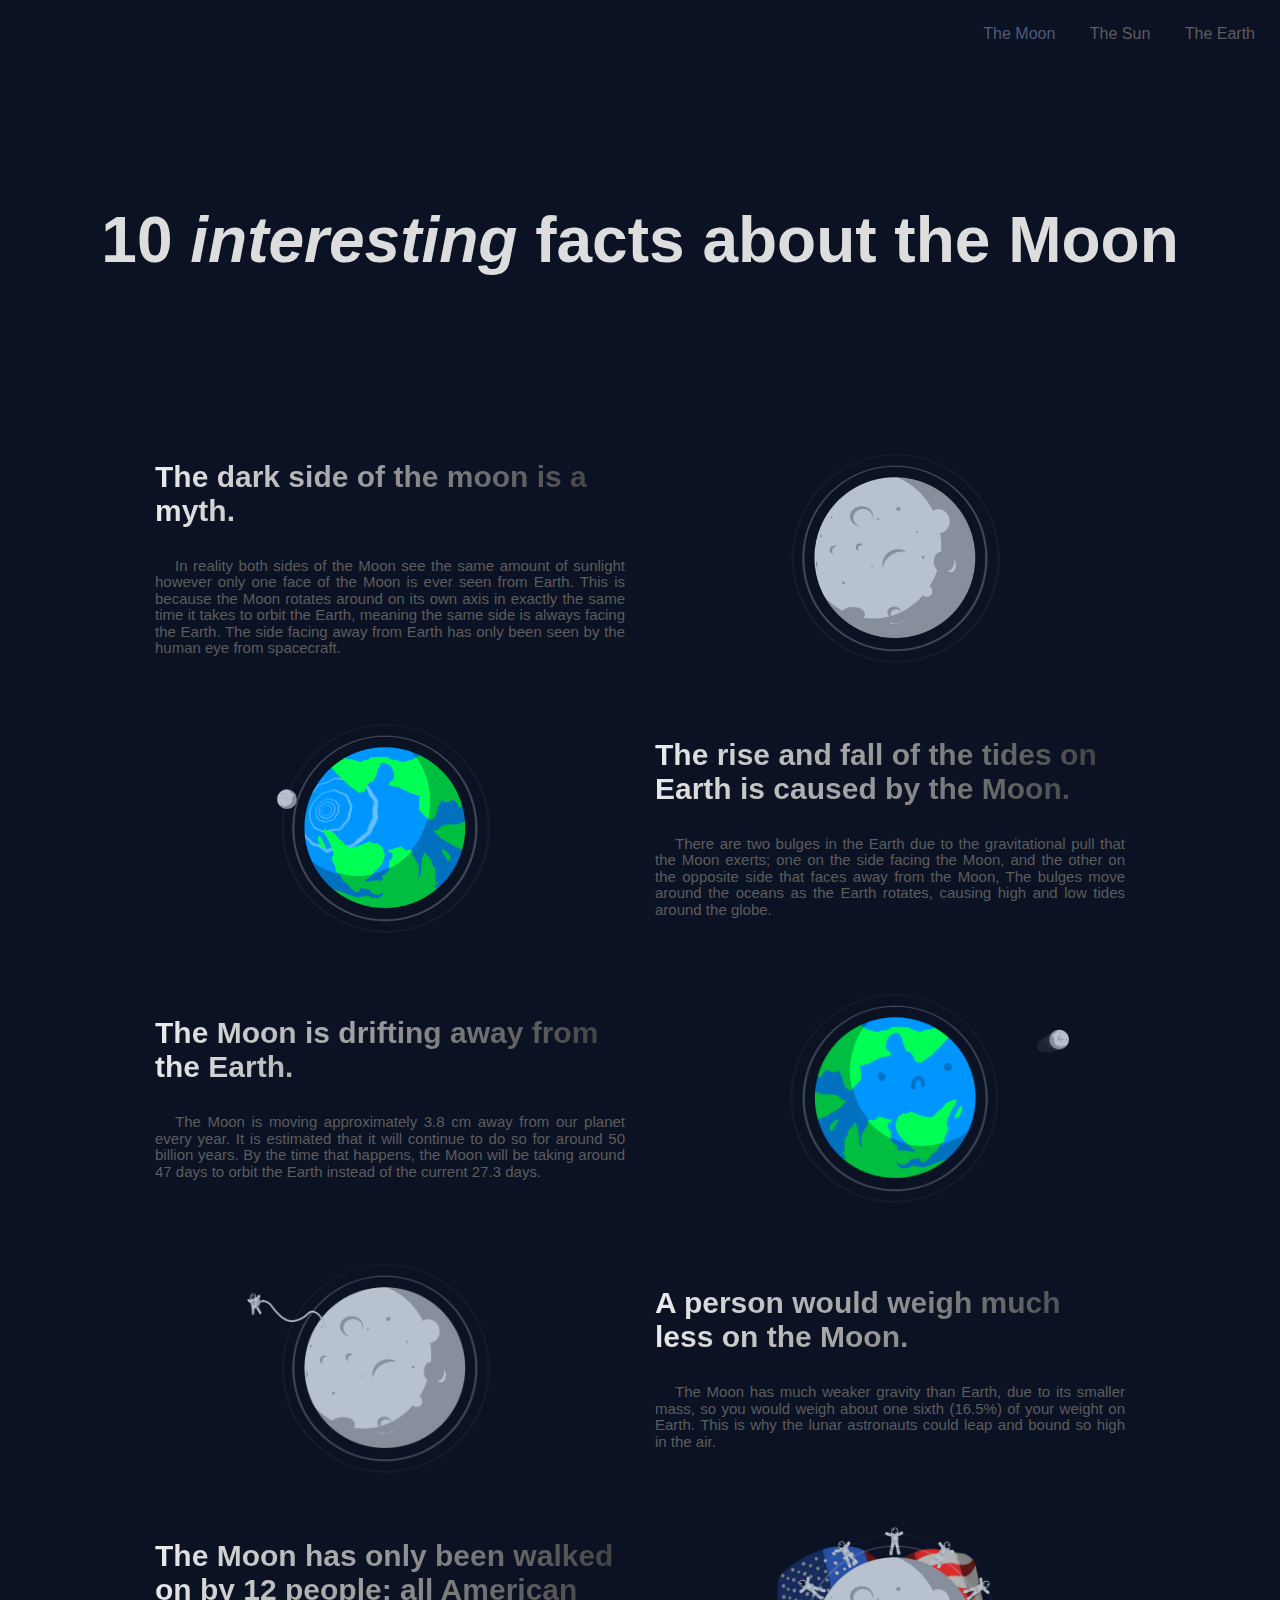
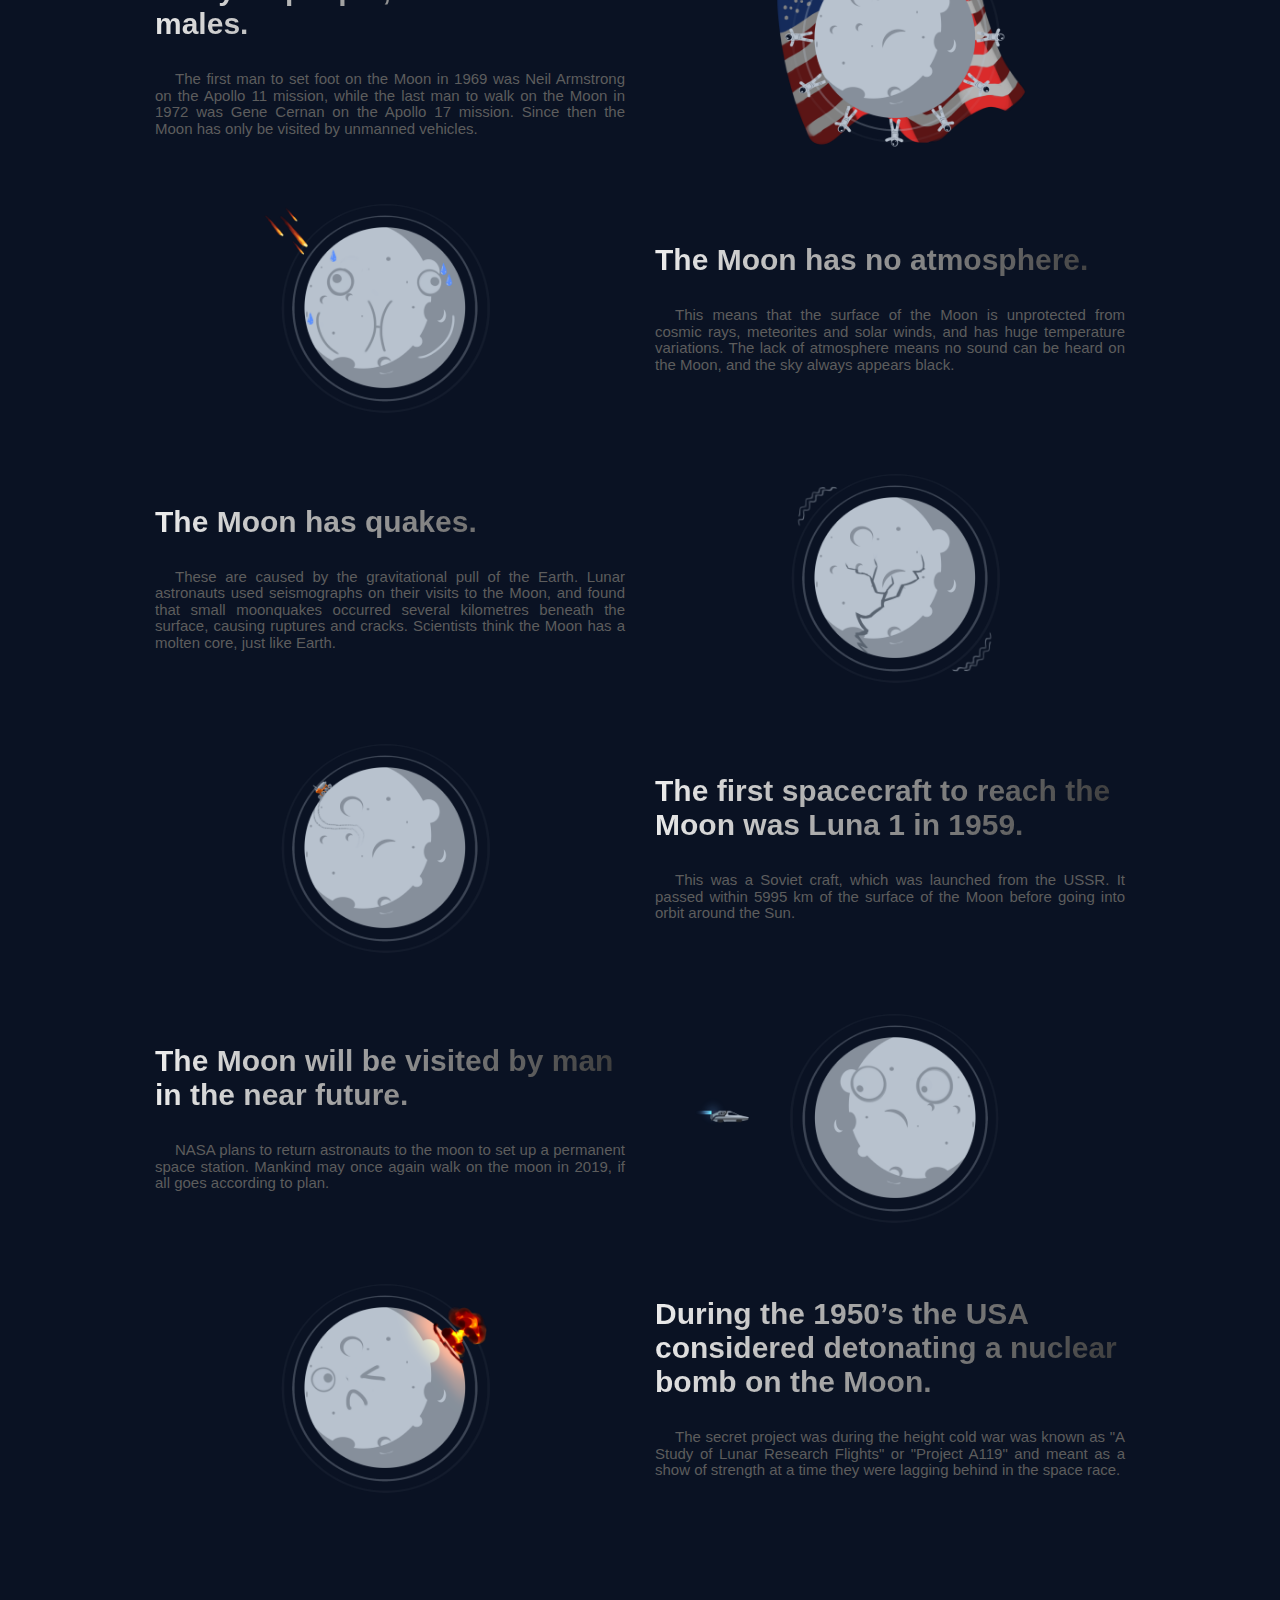
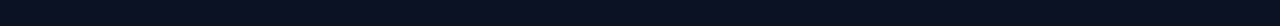
<file: FE_9_5_homework_responsive/homework/src/index.html>
<!DOCTYPE html>
<html lang="en">
<head>
    <meta charset="UTF-8">
    <meta name="viewport" content="width=device-width, initial-scale=1.0">
    <meta http-equiv="X-UA-Compatible" content="ie=edge">
    <link rel="stylesheet" href="styles.css">
    <title>Responsive</title>
</head>

<body>
<div id="container">
    <header id="header">
        <nav>
            <ul>
                <li class="header-nav-element"><a href="#">The Moon</a></li>
                <li class="header-nav-element"><a href="#">The Sun</a></li>
                <li class="header-nav-element"><a href="#">The Earth</a></li>
            </ul>
        </nav>
    </header>

    <section class="main">
        <h1 class="main-title">10 <i>interesting</i> facts about the Moon</h1>

        <div class="facts">
            <div class="fact">
                <div class="fact-text">
                    <h2 class="fact-title">The dark side of the moon is a myth.</h2>
                    <p class="fact-paragraph">In reality both sides of the Moon see the same amount of sunlight however only one face of the Moon is
                        ever seen from Earth.
                        This is because the Moon rotates around on its own axis in exactly the same time it takes to orbit the Earth, meaning the same
                        side is always facing the Earth. The side facing away from Earth has only been seen by the human eye from spacecraft.</p>
                </div>
                <img class="fact-image" src="../assets/dark-side.png" alt="Dark side">
            </div>

            <div class="fact">
                <div class="fact-text">
                    <h2 class="fact-title">The rise and fall of the tides on Earth is caused by the Moon.</h2>
                    <p class="fact-paragraph">There are two bulges in the Earth due to the gravitational pull that the Moon exerts; one on the side
                        facing the Moon, and the
                        other on the opposite side that faces away from the Moon, The bulges move around the oceans as the Earth rotates, causing high
                        and
                        low tides around the globe.</p>
                </div>
                <img class="fact-image" src="../assets/earth-tides.png" alt="Earth tides">
            </div>

            <div class="fact">
                <div class="fact-text">
                    <h2 class="fact-title">The Moon is drifting away from the Earth.</h2>
                    <p class="fact-paragraph">The Moon is moving approximately 3.8 cm away from our planet every year. It is estimated that it will
                        continue to do so for
                        around
                        50 billion years. By the time that happens, the Moon will be taking around 47 days to orbit the Earth instead of the current
                        27.3
                        days.</p>
                </div>
                <img class="fact-image" src="../assets/drifting-moon.png" alt="Drifting moon">
            </div>

            <div class="fact">
                <div class="fact-text">
                    <h2 class="fact-title">A person would weigh much less on the Moon.</h2>
                    <p class="fact-paragraph">The Moon has much weaker gravity than Earth, due to its smaller mass, so you would weigh about one sixth
                        (16.5%) of your weight
                        on
                        Earth. This is why the lunar astronauts could leap and bound so high in the air.</p>
                </div>
                <img class="fact-image" src="../assets/less-weight-on-the-moon.png" alt="Less weight on the moon">
            </div>

            <div class="fact">
                <div class="fact-text">
                    <h2 class="fact-title">The Moon has only been walked on by 12 people; all American males.</h2>
                    <p class="fact-paragraph">The first man to set foot on the Moon in 1969 was Neil Armstrong on the Apollo 11 mission, while the
                        last man to walk on the
                        Moon
                        in 1972 was Gene Cernan on the Apollo 17 mission. Since then the Moon has only be visited by unmanned vehicles.</p>
                </div>
                <img class="fact-image" src="../assets/12-americans.png" alt="12 Americans">
            </div>

            <div class="fact">
                <div class="fact-text">
                    <h2 class="fact-title">The Moon has no atmosphere.</h2>
                    <p class="fact-paragraph">This means that the surface of the Moon is unprotected from cosmic rays, meteorites and solar winds, and
                        has huge temperature
                        variations. The lack of atmosphere means no sound can be heard on the Moon, and the sky always appears black.</p>
                </div>
                <img class="fact-image" src="../assets/no-atmosphere.png" alt="No atmosphere">
            </div>

            <div class="fact">
                <div class="fact-text">
                    <h2 class="fact-title">The Moon has quakes.</h2>
                    <p class="fact-paragraph">These are caused by the gravitational pull of the Earth. Lunar astronauts used seismographs on their
                        visits to the Moon, and
                        found
                        that small moonquakes occurred several kilometres beneath the surface, causing ruptures and cracks. Scientists think the Moon
                        has
                        a molten core, just like Earth.</p>
                </div>
                <img class="fact-image" src="../assets/moon-quakes.png" alt="Moon quakes">
            </div>

            <div class="fact">
                <div class="fact-text">
                    <h2 class="fact-title">The first spacecraft to reach the Moon was Luna 1 in 1959.</h2>
                    <p class="fact-paragraph">This was a Soviet craft, which was launched from the USSR. It passed within 5995 km of the surface of
                        the Moon before going
                        into
                        orbit around the Sun.</p>
                </div>
                <img class="fact-image" src="../assets/spacecraft.png" alt="Spacecraft">
            </div>

            <div class="fact">
                <div class="fact-text">
                    <h2 class="fact-title">The Moon will be visited by man in the near future.</h2>
                    <p class="fact-paragraph">NASA plans to return astronauts to the moon to set up a permanent space station. Mankind may once again
                        walk on the moon in
                        2019,
                        if all goes according to plan.</p>
                </div>
                <img class="fact-image" src="../assets/moon-station.png" alt="Moon station">
            </div>

            <div class="fact">
                <div class="fact-text">
                    <h2 class="fact-title">During the 1950’s the USA considered detonating a nuclear bomb on the Moon.</h2>
                    <p class="fact-paragraph">The secret project was during the height cold war was known as "A Study of Lunar Research Flights" or
                        "Project A119" and meant as a show of strength at a time they were lagging behind in the space race.</p>
                </div>
                <img class="fact-image" src="../assets/nuclear-bomb.png" alt="Nuclear bomb">
            </div>
        </div>

        <a href="#header" class="btn-up" tabindex="4">Up</a>
    </section>
</div>
</body>
</html>
</file>
<file: FE_9_11_homework_dom/homework/assets/material-icons/material-icons.css>
@font-face {
  font-family: 'Material Icons';
  font-style: normal;
  font-weight: 400;
  src: url(MaterialIcons-Regular.eot); /* For IE6-8 */
  src: local('Material Icons'),
       local('MaterialIcons-Regular'),
       url(MaterialIcons-Regular.woff2) format('woff2'),
       url(MaterialIcons-Regular.woff) format('woff'),
       url(MaterialIcons-Regular.ttf) format('truetype');
}

.material-icons {
  font-family: 'Material Icons';
  font-weight: normal;
  font-style: normal;
  font-size: 24px;  /* Preferred icon size */
  display: inline-block;
  line-height: 1;
  text-transform: none;
  letter-spacing: normal;
  word-wrap: normal;
  white-space: nowrap;
  direction: ltr;

  /* Support for all WebKit browsers. */
  -webkit-font-smoothing: antialiased;
  /* Support for Safari and Chrome. */
  text-rendering: optimizeLegibility;

  /* Support for Firefox. */
  -moz-osx-font-smoothing: grayscale;

  /* Support for IE. */
  font-feature-settings: 'liga';
}
</file>
<file: FE_9_11_homework_dom/homework/assets/styles.css>
body {
    margin: 2% 25%;
    font-family: 'Open Sans', Helvetica, Arial, sans-serif;
}

.container {
    display: flex;
    flex-direction: column;
    justify-content: space-between;
    height: 475px;
    border: 1px solid #000;
    padding: 0 35px 15px 15px;
}

.title {
    text-align: center;
    font-weight: 500;
}

.form-action {
    display: flex;
    justify-content: space-between;
    align-items: center;
    height: 40px;
    border-bottom: 2px solid #000;
    padding-bottom: 15px;
    margin-bottom: 10px;
}

.input-action {
    width: 92%;
    margin-left: 10px;
}

button {
    border: 0;
    padding: 0;
    background: none;
}

.button-action {
    display: flex;
}

.material-icons.md-inactive {
    color: rgba(0, 0, 0, 0.26);
}

.list {
    list-style: none;
    padding-left: 0;
}

.button-action {
    border: 0;
    background: none;
    padding: 0;
    cursor: pointer;
    display: flex;
    align-items: center;
}

.button-delete {
    margin-left: auto;
}

.input-action {
    flex-grow: 1;
    margin-right: 10px;
    border: 1px solid #000;
    padding: 2px 5px;
    font-size: 12px;
}

.list {
    list-style: none;
}

.task {
    display: flex;
    align-items: center;
    cursor: move;
    margin-bottom: 5px;
}

.button-delete {
    margin-left: auto;
}

.footer {
    display: flex;
    justify-content: center;
    align-items: flex-end;
    flex: 1;
}

img {
    width: 50px;
    height: 50px;
}
</file>
<file: FE_9_12_homework_bom/homework/assets/styles.css>
@import url(https://fonts.googleapis.com/css?family=Patrick+Hand+SC);

body {
    margin: 0;
    background-color: #eee;
    font-family: 'Patrick Hand SC', cursive;
}

.container {
    min-height: 500px; /*mb to edit*/
    width: 768px;
    margin: 25px auto;
    box-shadow: 0 0 10px 0 rgba(0, 0, 0, 0.75); /*mb to edit*/
    background-color: #fff;
    color: #41403e;
}

.title {
    margin-top: 2rem;
    padding-top: 1rem;
    text-align: center;
    font-size: 3rem;
    font-weight: normal;
}

.action-bar {
    margin: 1rem 0;
    text-align: right;
}

.button {
    margin: 0 2rem;
    border: solid 2px #41403e;
    box-shadow: 20px 38px 34px -26px hsla(0, 0%, 0%, .2);
    border-radius: 255px 15px 225px 15px/15px 225px 15px 255px;
    background: transparent;
    color: #41403e;
    font-size: 1.5rem;
    letter-spacing: .1rem;
    font-family: 'Patrick Hand SC', cursive;
    cursor: pointer;
    transition: all .5s ease;
}

.button:hover {
    box-shadow: 2px 8px 4px -6px hsla(0, 0%, 0%, .3);
}

.to-do-list-header {
    margin: 0 1rem;
    border-bottom: solid 2px #41403e;
}

.to-do-list-header-items {
    margin-left: 3rem;
    font-size: 1.5rem;
}

.items-list {
    margin: .5rem 1rem;
}

.item {
    display: flex;
    margin: 0 .5rem;
    border-bottom: dashed 1px #41403e;
    padding: .25rem 0;
}

.check-mark-button {
    border: 0;
    background: transparent;
}

.check-mark-icon {
    height: 20px;
    width: 20px;
    cursor: pointer;
}

.task-description {
    margin: 0;
    padding-left: .5rem;
}

.delete-button {
    margin-left: auto;
    border: 0;
    background: transparent;
}

.delete-icon {
    height: 20px;
    width: 20px;
    cursor: pointer;
}

.new-item-container {
    min-height: 200px; /*mb to edit*/
    width: 768px;
    margin: 25px auto;
    box-shadow: 0 0 10px 0 rgba(0, 0, 0, 0.75); /*mb to edit*/
    background-color: #fff;
    color: #41403e;
    text-align: center;
}

.new-item-input {
    height: 25px;
    margin: 2rem auto;
    border: solid 2px #41403e;
    width: 75%;
}

.button:disabled {
    border: solid 2px #afaca7;
    color: #afaca7;
}
</file>
<file: FE_9_1_homework_html-basics/homework/style.css>
html, body, div, span, applet, object, iframe,
h1, h2, h3, h4, h5, h6, p, blockquote, pre,
a, abbr, acronym, address, big, cite, code,
del, dfn, em, font, img, ins, kbd, q, s, samp,
small, strike, strong, sub, sup, tt, var,
b, u, i, center,
dl, dt, dd, ol, ul, li,
fieldset, form, label, legend,
table, caption, tbody, tfoot, thead, tr, th, td{background:transparent;border:0;margin:0;padding:0;vertical-align:baseline;}body{line-height:1;}h1, h2, h3, h4, h5, h6{clear:both;font-weight:normal;}ol, ul{list-style:none;}blockquote{quotes:none;}blockquote:before, blockquote:after{content:'';content:none;}del{text-decoration:line-through;}table{border-collapse:collapse;border-spacing:0;}a img{border:none;}#container{float:left;margin:0 -240px 0 0;width:100%;}#primary,
#secondary{float:right;overflow:hidden;width:220px;}#secondary{clear:right;}#footer{clear:both;width:100%;}.one-column #content{margin:0 auto;width:640px;}.single-attachment #content{margin:0 auto;width:900px;}body,
input,
textarea,
.page-title span,
.pingback a.url{font-family:Georgia, "Bitstream Charter", serif;}h3#comments-title,
h3#reply-title,
#access .menu,
#access div.menu ul,
#cancel-comment-reply-link,
.form-allowed-tags,
#site-info,
#site-title,
#wp-calendar,
.comment-meta,
.comment-body tr th,
.comment-body thead th,
.entry-content label,
.entry-content tr th,
.entry-content thead th,
.entry-meta,
.entry-title,
.entry-utility,
#respond label,
.navigation,
.page-title,
.pingback p,
.reply,
.widget-title,
.wp-caption-text{font-family:"Helvetica Neue", Arial, Helvetica, "Nimbus Sans L", sans-serif;}input[type="submit"]{font-family:"Helvetica Neue", Arial, Helvetica, "Nimbus Sans L", sans-serif;}pre{font-family:"Courier 10 Pitch", Courier, monospace;}code{font-family:Monaco, Consolas, "Andale Mono", "DejaVu Sans Mono", monospace;}#access .menu-header,
div.menu,
#colophon,
#branding,
#main,
#wrapper{margin:0 auto;width:940px;}#wrapper{background:#fff;margin-top:20px;padding:0 20px;}#footer-widget-area{overflow:hidden;}#footer-widget-area .widget-area{float:left;margin-right:20px;width:220px;}#footer-widget-area #fourth{margin-right:0;}#site-info{float:left;font-size:14px;font-weight:bold;width:700px;}#site-generator{float:right;width:220px;}body{background:#f1f1f1;}body,
input,
textarea{color:#666;font-size:12px;line-height:18px;}hr{background-color:#e7e7e7;border:0;clear:both;height:1px;margin-bottom:18px;}p{margin-bottom:18px;}ul{list-style:square;margin:0 0 18px 1.5em;}ol{list-style:decimal;margin:0 0 18px 1.5em;}ol ol{list-style:upper-alpha;}ol ol ol{list-style:lower-roman;}ol ol ol ol{list-style:lower-alpha;}ul ul,
ol ol,
ul ol,
ol ul{margin-bottom:0;}dl{margin:0 0 24px 0;}dt{font-weight:bold;}dd{margin-bottom:18px;}strong{font-weight:bold;}cite,
em,
i{font-style:italic;}big{font-size:131.25%;}ins{background:#ffc;text-decoration:none;}blockquote{font-style:italic;padding:0 3em;}blockquote cite,
blockquote em,
blockquote i{font-style:normal;}pre{background:#f7f7f7;color:#222;line-height:18px;margin-bottom:18px;overflow:auto;padding:1.5em;}abbr,
acronym{border-bottom:1px dotted #666;cursor:help;}sup,
sub{height:0;line-height:1;position:relative;vertical-align:baseline;}sup{bottom:1ex;}sub{top:.5ex;}small{font-size:smaller;}input[type="text"],
input[type="password"],
input[type="email"],
input[type="url"],
input[type="number"],
textarea{background:#f9f9f9;border:1px solid #ccc;box-shadow:inset 1px 1px 1px rgba(0,0,0,0.1);-moz-box-shadow:inset 1px 1px 1px rgba(0,0,0,0.1);-webkit-box-shadow:inset 1px 1px 1px rgba(0,0,0,0.1);padding:2px;}a:link{color:#0066cc;}a:visited{color:#743399;}a:active,
a:hover{color:#ff4b33;}.screen-reader-text{clip:rect(1px, 1px, 1px, 1px);overflow:hidden;position:absolute !important;height:1px;width:1px;}#header{padding:30px 0 0 0;}#site-title{float:left;font-size:30px;line-height:36px;margin:0 0 18px 0;width:700px;}#site-title a{color:#000;font-weight:bold;text-decoration:none;}#site-description{color:#000;clear:right;float:right;font-style:italic;margin:15px 0 18px 0;opacity:.65;width:220px;}#branding img{border-top:4px solid #000;border-bottom:1px solid #000;display:block;float:left;}#access{background:#000;display:block;float:left;margin:0 auto;width:940px;}#access .menu-header,
div.menu{font-size:13px;margin-left:12px;width:928px;}#access .menu-header ul,
div.menu ul{list-style:none;margin:0;}#access .menu-header li,
div.menu li{float:left;position:relative;}#access a{color:#aaa;display:block;line-height:38px;padding:0 10px;text-decoration:none;}#access ul ul{box-shadow:0px 3px 3px rgba(0,0,0,0.2);-moz-box-shadow:0px 3px 3px rgba(0,0,0,0.2);-webkit-box-shadow:0px 3px 3px rgba(0,0,0,0.2);display:none;position:absolute;top:38px;left:0;float:left;width:180px;z-index:99999;}#access ul ul li{min-width:180px;}#access ul ul ul{left:100%;top:0;}#access ul ul a{background:#333;line-height:1em;padding:10px;width:160px;height:auto;}#access li:hover > a,
#access ul ul:hover > a{background:#333;color:#fff;}#access ul li:hover > ul{display:block;}#access ul li.current_page_item > a,
#access ul li.current_page_ancestor > a,
#access ul li.current-menu-ancestor > a,
#access ul li.current-menu-item > a,
#access ul li.current-menu-parent > a{color:#fff;}* html #access ul li.current_page_item a,
* html #access ul li.current_page_ancestor a,
* html #access ul li.current-menu-ancestor a,
* html #access ul li.current-menu-item a,
* html #access ul li.current-menu-parent a,
* html #access ul li a:hover{color:#fff;}#main{clear:both;overflow:hidden;padding:40px 0 0 0;}#content{margin-bottom:36px;}#content,
#content input,
#content textarea{color:#333;font-size:16px;line-height:24px;}#content p,
#content ul,
#content ol,
#content dd,
#content pre,
#content hr{margin-bottom:24px;}#content ul ul,
#content ol ol,
#content ul ol,
#content ol ul{margin-bottom:0;}#content pre,
#content kbd,
#content tt,
#content var{font-size:15px;line-height:21px;}#content code{font-size:13px;}#content dt,
#content th{color:#000;}#content h1,
#content h2,
#content h3,
#content h4,
#content h5,
#content h6{color:#000;line-height:1.5em;margin:0 0 20px 0;}#content table{border:1px solid #e7e7e7;margin:0 -1px 24px 0;text-align:left;width:100%;}#content tr th,
#content thead th{color:#777;font-size:12px;font-weight:bold;line-height:18px;padding:9px 24px;border-right: 1px solid #e7e7e7;}#content tr td{border-top:1px solid #e7e7e7;padding:6px 24px;border-right: 1px solid #e7e7e7;}#content tr.odd td{background:#f2f7fc;}.hentry{margin:0 0 48px 0;}.home .sticky{background:#f2f7fc;border-top:4px solid #000;margin-left:-20px;margin-right:-20px;padding:18px 20px;}.single .hentry{margin:0 0 36px 0;}.page-title{color:#000;font-size:14px;font-weight:bold;margin:0 0 36px 0;}.page-title span{color:#333;font-size:16px;font-style:italic;font-weight:normal;}.page-title a:link,
.page-title a:visited{color:#777;text-decoration:none;}.page-title a:active,
.page-title a:hover{color:#ff4b33;}#content .entry-title{color:#000;font-size:21px;font-weight:bold;line-height:1.3em;margin-bottom:0;}.entry-title a:link,
.entry-title a:visited{color:#000;text-decoration:none;}.entry-title a:active,
.entry-title a:hover{color:#ff4b33;}.entry-meta{color:#777;font-size:12px;}.entry-meta abbr,
.entry-utility abbr{border:none;}.entry-meta abbr:hover,
.entry-utility abbr:hover{border-bottom:1px dotted #666;}.single-author .by-author{position:absolute !important;clip:rect(1px 1px 1px 1px);clip:rect(1px, 1px, 1px, 1px);}.entry-content,
.entry-summary{clear:both;padding:12px 0 0 0;}.entry-content .more-link{white-space:nowrap;}#content .entry-summary p:last-child{margin-bottom:12px;}.entry-content fieldset{border:1px solid #e7e7e7;margin:0 0 24px 0;padding:24px;}.entry-content fieldset legend{background:#fff;color:#000;font-weight:bold;padding:0 24px;}.entry-content input{margin:0 0 24px 0;}.entry-content input.file,
.entry-content input.button{margin-right:24px;}.entry-content label{color:#777;font-size:12px;}.entry-content select{margin:0 0 24px 0;}.entry-content sup,
.entry-content sub{font-size:10px;}.entry-content blockquote.left{float:left;margin-left:0;margin-right:24px;text-align:right;width:33%;}.entry-content blockquote.right{float:right;margin-left:24px;margin-right:0;text-align:left;width:33%;}.page-link{clear:both;color:#000;font-weight:bold;line-height:48px;word-spacing:0.5em;}.page-link a:link,
.page-link a:visited{background:#f1f1f1;color:#333;font-weight:normal;padding:0.5em 0.75em;text-decoration:none;}.home .sticky .page-link a{background:#d9e8f7;}.page-link a:active,
.page-link a:hover{color:#ff4b33;}body.page .edit-link{clear:both;display:block;}#entry-author-info{background:#f2f7fc;border-top:4px solid #000;clear:both;font-size:14px;line-height:20px;margin:24px 0;overflow:hidden;padding:18px 20px;}#entry-author-info #author-avatar{background:#fff;border:1px solid #e7e7e7;float:left;height:60px;margin:0 -104px 0 0;padding:11px;}#entry-author-info #author-description{float:left;margin:0 0 0 104px;}#entry-author-info h2{color:#000;font-size:100%;font-weight:bold;margin-bottom:0;}.entry-utility{clear:both;color:#777;font-size:12px;line-height:18px;}.entry-meta a,
.entry-utility a{color:#777;}.entry-meta a:hover,
.entry-utility a:hover{color:#ff4b33;}#content .video-player{padding:0;}.format-standard .wp-video,
.format-standard .wp-audio-shortcode,
.format-audio .wp-audio-shortcode,
.format-standard .video-player{margin-bottom:24px;}.home #content .format-aside p,
.home #content .category-asides p{font-size:14px;line-height:20px;margin-bottom:10px;margin-top:0;}.format-gallery .size-thumbnail img,
.category-gallery .size-thumbnail img{border:10px solid #f1f1f1;margin-bottom:0;}.format-gallery .gallery-thumb,
.category-gallery .gallery-thumb{float:left;margin-right:20px;margin-top:-4px;}.home #content .format-gallery .entry-utility,
.home #content .category-gallery .entry-utility{padding-top:4px;}.attachment .entry-content .entry-caption{font-size:140%;margin-top:24px;}.attachment .entry-content .nav-previous a:before{content:'\2190\00a0';}.attachment .entry-content .nav-next a:after{content:'\00a0\2192';}#content img.size-auto,
#content img.size-full,
#content img.size-large,
#content img.size-medium,
#content .entry-attachment img,
#content .widget-container img{max-width:100%;height:auto;}#ie8 #content img.size-auto,
#ie8 #content img.size-full,
#ie8 #content img.size-large,
#ie8 #content img.size-medium,
#ie8 #content .entry-attachment img{width:auto;}.alignleft,
img.alignleft{display:inline;float:left;margin-right:24px;margin-top:4px;}.alignright,
img.alignright{display:inline;float:right;margin-left:24px;margin-top:4px;}.aligncenter,
img.aligncenter{clear:both;display:block;margin-left:auto;margin-right:auto;}img.alignleft,
img.alignright,
img.aligncenter{margin-bottom:12px;}.wp-caption{background:#f1f1f1;line-height:18px;margin-bottom:20px;max-width:100%;padding:4px;text-align:center;}.wp-caption img{margin:5px 5px 0;max-width:622px;}.wp-caption p.wp-caption-text{color:#777;font-size:12px;margin:5px;}.wp-smiley{margin:0;}.gallery{margin:0 auto 18px;}.gallery .gallery-item{float:left;margin-top:0;text-align:center;}.gallery-columns-1 .gallery-item{width:100%;}.gallery-columns-2 .gallery-item{width:50%;}.gallery-columns-3 .gallery-item{width:33%;}.gallery-columns-4 .gallery-item{width:25%;}.gallery-columns-5 .gallery-item{width:20%;}.gallery-columns-6 .gallery-item{width:16%;}.gallery-columns-7 .gallery-item{width:14%;}.gallery-columns-8 .gallery-item{width:12%;}.gallery-columns-9 .gallery-item{width:11%;}.gallery-columns-1 img{max-width:620px;}.gallery-columns-2 img{max-width:288px;}.gallery-columns-3 img{max-width:177px;}.gallery-columns-4 img{max-width:122px;}.gallery-columns-5 img{max-width:88px;}.gallery-columns-6 img{max-width:66px;}.gallery-columns-7 img{max-width:50px;}.gallery-columns-8 img{max-width:39px;}.gallery-columns-9 img{max-width:29px;}.gallery-item img{height:auto;}.gallery-columns-2 .attachment-medium{max-width:92%;height:auto;}.gallery-columns-4 .attachment-thumbnail{max-width:84%;height:auto;}.gallery .gallery-caption{color:#777;font-size:12px;margin:0 0 12px;}.gallery dl{margin:0;}.gallery img{border:10px solid #f1f1f1;}.gallery br+br{display:none;}#content .entry-attachment img{display:block;margin:0 auto;}.navigation{color:#777;font-size:12px;line-height:18px;overflow:hidden;}.navigation a:link,
.navigation a:visited{color:#777;text-decoration:none;}.navigation a:active,
.navigation a:hover{color:#ff4b33;}.nav-previous{float:left;width:50%;}.nav-next{float:right;text-align:right;width:50%;}#nav-above{margin:0 0 18px 0;}#nav-above{display:none;}.paged #nav-above,
.single #nav-above{display:block;}#nav-below{margin:-18px 0 0 0;}#comments{clear:both;}#comments .navigation{padding:0 0 18px 0;}h3#comments-title,
h3#reply-title{color:#000;font-size:20px;font-weight:bold;margin-bottom:0;}h3#comments-title{padding:24px 0;}.commentlist{list-style:none;margin:0;}.commentlist li.comment{border-bottom:1px solid #e7e7e7;line-height:24px;margin:0 0 24px 0;padding:0 0 0 56px;position:relative;}.commentlist li:last-child{border-bottom:none;margin-bottom:0;}#comments .comment-body ul,
#comments .comment-body ol{margin-bottom:18px;}#comments .comment-body p:last-child{margin-bottom:6px;}#comments .comment-body blockquote p:last-child{margin-bottom:24px;}.commentlist ol{list-style:decimal;}.commentlist .avatar{position:absolute;top:4px;left:0;}.comment-author{}.comment-author cite{color:#000;font-style:normal;font-weight:bold;}.comment-author .says{font-style:italic;}.comment-meta{font-size:12px;margin:0 0 18px 0;}.comment-meta a:link,
.comment-meta a:visited{color:#777;text-decoration:none;}.comment-meta a:active,
.comment-meta a:hover{color:#ff4b33;}.commentlist .even{}.commentlist .bypostauthor{}.commentlist .bypostauthor > div{background:#f2f7fc;border-top:4px solid #000;margin-bottom:10px;padding:10px 0 0 20px;}.reply{font-size:12px;padding:0 0 24px 0;}.reply a,
a.comment-edit-link{color:#777;}.reply a:hover,
a.comment-edit-link:hover{color:#ff4b33;}.commentlist .children{list-style:none;margin:0;}.commentlist .children li{border:none;margin:0;}.nopassword,
.nocomments{display:none;}#comments .pingback{border-bottom:1px solid #e7e7e7;margin-bottom:18px;padding-bottom:18px;}.commentlist li.comment+li.pingback{margin-top:-6px;}#comments .pingback p{color:#777;display:block;font-size:12px;line-height:18px;margin:0;}#comments .pingback .url{font-size:13px;font-style:italic;}input[type="submit"]{color:#333;}#respond{border-top:1px solid #e7e7e7;margin:24px 0;overflow:hidden;position:relative;}#respond p{margin:0;}#respond .comment-notes{margin-bottom:1em;}.form-allowed-tags{line-height:1em;}.children #respond{margin:0 48px 0 0;}h3#reply-title{margin:18px 0;}#comments-list #respond{margin:0 0 18px 0;}#comments-list ul #respond{margin:0;}#cancel-comment-reply-link{font-size:12px;font-weight:normal;line-height:18px;}#respond .required{color:#ff4b33;font-weight:bold;}#respond label{color:#777;font-size:12px;}#respond input{margin:0 0 9px;width:98%;}#respond textarea{width:98%;}#respond .form-allowed-tags{color:#777;font-size:12px;line-height:18px;}#respond .form-allowed-tags code{font-size:11px;}#respond .form-submit{margin:12px 0;}#respond .form-submit input{font-size:14px;width:auto;}.widget-area ul{list-style:none;margin-left:0;}.widget-area ul ul{list-style:square;margin-left:1.3em;}.widget-area select{max-width:100%;}.widget_search #s{width:60%;}.widget_search label{display:none;}.widget-container{word-wrap:break-word;-webkit-hyphens:auto;-moz-hyphens:auto;hyphens:auto;margin:0 0 18px 0;}.widget-container .wp-caption img{margin:auto;}.widget-container.widget_image .wp-caption{width:auto;}.widget-container.widget_image .wp-caption img{margin-left:-8px;}.widget-title{color:#222;font-size:14px;font-weight:bold;}.widget-area a:link,
.widget-area a:visited{text-decoration:none;}.widget-area a:active,
.widget-area a:hover{text-decoration:underline;}.widget-area .entry-meta{font-size:11px;}#wp_tag_cloud div{line-height:1.6em;}#wp-calendar{width:100%;}#wp-calendar caption{color:#222;font-size:14px;font-weight:bold;padding-bottom:4px;text-align:left;}#wp-calendar thead{font-size:11px;}#wp-calendar thead th{}#wp-calendar tbody{color:#aaa;}#wp-calendar tbody td{background:#f5f5f5;border:1px solid #fff;padding:3px 0 2px;text-align:center;}#wp-calendar tbody .pad{background:none;}#wp-calendar tfoot #next{text-align:right;}.widget_rss a.rsswidget{color:#000;}.widget_rss a.rsswidget:hover{color:#ff4b33;}.widget_rss .widget-title img{width:11px;height:11px;}#main .widget-area ul{margin-left:0;padding:0 20px 0 0;}#main .widget-area ul ul{border:none;margin-left:1.3em;padding:0;}#primary{}#secondary{}#footer-widget-area{}#main .widget-container.music-player ul{margin:0;}#footer{margin-bottom:20px;}#colophon{border-top:4px solid #000;margin-top:-4px;overflow:hidden;padding:18px 0;}#site-info{font-weight:bold;}#site-info a{color:#000;text-decoration:none;}#site-generator{font-style:italic;position:relative;}#site-generator a{background:url(images/wordpress.png) center left no-repeat;color:#666;display:inline-block;line-height:16px;padding-left:20px;text-decoration:none;}#site-generator a:hover{text-decoration:underline;}img#wpstats{display:block;margin:0 auto 10px;}pre{-webkit-text-size-adjust:140%;}code{-webkit-text-size-adjust:160%;}#access,
.entry-meta,
.entry-utility,
.navigation,
.widget-area{-webkit-text-size-adjust:120%;}#site-description{-webkit-text-size-adjust:none;}@media print{body{background:none !important;}#wrapper{clear:both !important;display:block !important;float:none !important;position:relative !important;}#header{border-bottom:2pt solid #000;padding-bottom:18pt;}#colophon{border-top:2pt solid #000;}#site-title,	#site-description{float:none;line-height:1.4em;margin:0;padding:0;}#site-title{font-size:13pt;}.entry-content{font-size:14pt;line-height:1.6em;}.entry-title{font-size:21pt;}#access,	#branding img,	#respond,	.comment-edit-link,	.edit-link,	.navigation,	.page-link,	.widget-area{display:none !important;}#container,	#header,	#footer{margin:0;width:100%;}#content,	.one-column #content{margin:24pt 0 0;width:100%;}.wp-caption p{font-size:11pt;}#site-info,	#site-generator{float:none;width:auto;}#colophon{width:auto;}img#wpstats{display:none;}#site-generator a{margin:0;padding:0;}#entry-author-info{border:1px solid #e7e7e7;}#main{display:inline;}.home .sticky{border:none;}}
img{width: 140px;vertical-align: middle; display:block; margin:0 auto;margin-left: calc(50% - 50px);margin-bottom: 20px;}nav > a{padding: 10px;color: #0279c1;}nav > a b:hover{color: #00527a;}nav > a:visited{color: #0279c1;}article{padding-left: 10px;}footer{margin-top: 20px;padding: 40px 20px;text-align: center;background: #3333;}
</file>
<file: FE_9_2_homework_css-basics/homework/css/general.css>
/* 

please don't edit this styles

*/

h2.tm-section-title{color:red}a:focus{color:#666;outline:0}ul{padding:0;margin:0}body{background-color:#f2f2f2;color:#000;font-family:'Open Sans',Helvetica,Arial,sans-serif;font-size:16px;font-weight:300;padding-top:30px;overflow-x:hidden}section:before{position:absolute;z-index:1}.box,.tm-content-box,.tm-main-nav{background-color:#fff}.tm-sidebar{position:fixed;width:360px}.tm-main-nav{font-size:1.6667em;padding-top:15px;padding-bottom:10px;text-align:center}.tm-nav-item{list-style:none;width:100%;padding:15px 30px}.tm-nav-item-link{border:1px solid transparent;color:#666;display:block;padding:10px;width:100%;-webkit-transition:all .3s ease;transition:all .3s ease}.carousel-indicators li,.tm-banner-inner{border:1px solid #999}.flex-2-col,.tm-banner-inner{display:-webkit-box;display:-webkit-flex;display:-ms-flexbox}.tm-nav-item-link.active,.tm-nav-item-link:hover{color:#666;text-decoration:none;border:1px solid #999}.tm-nav-item-link:focus{text-decoration:none}.tm-banner-text,.tm-banner-title,.tm-section-title{color:#666;font-weight:300;margin-top:0}.tm-section-title{margin-bottom:20px}.tm-section-title-box{margin-bottom:0}.tm-banner-title{font-size:3.3em;letter-spacing:2px;text-transform:uppercase}.tm-main-content{margin-left:360px;padding-left:30px}.tm-content-box{margin-bottom:30px}.pad{padding:50px}.tm-banner{height:370px;padding:30px}.tm-banner-inner{height:100%;text-align:center;display:flex;-webkit-box-orient:vertical;-webkit-box-direction:normal;-webkit-flex-direction:column;-ms-flex-direction:column;flex-direction:column;-webkit-box-align:center;-webkit-align-items:center;-ms-flex-align:center;align-items:center;-webkit-box-pack:center;-webkit-justify-content:center;-ms-flex-pack:center;justify-content:center}.tm-banner-text{font-size:1.4em}.flex-2-col{display:flex;-webkit-box-align:center;-webkit-align-items:center;-ms-flex-align:center;align-items:center}.boxes,.tm-box-bg-title{display:-webkit-box;display:-webkit-flex;display:-ms-flexbox}.flex-item{-webkit-box-flex:0 1 auto;-webkit-flex:0 1 auto;-ms-flex:0 1 auto;flex:0 1 auto}.section-description{line-height:1.8;margin-bottom:25px}.section-description:last-child{margin-bottom:0}.tm-team-description-container{max-width:500px}.tm-team-info{display:flex}.box{list-style:none;width:33.3333%;height:auto;border:1px solid silver;border-width:0 1px 1px 0;padding:10px}.box-bg{position:relative}.tm-box-bg-title{position:absolute;top:0;right:0;bottom:0;left:0;display:flex;-webkit-box-align:center;-webkit-align-items:center;-ms-flex-align:center;align-items:center;-webkit-box-pack:center;-webkit-justify-content:center;-ms-flex-pack:center;justify-content:center}.boxes{display:flex;-webkit-flex-wrap:wrap;-ms-flex-wrap:wrap;flex-wrap:wrap}.gallery-container a{cursor:-webkit-zoom-in;cursor:zoom-in}.carousel{position:relative;height:auto;padding:50px 50px 80px;text-align:center}.carousel-indicators{bottom:30px}.carousel-content{color:#000;display:-webkit-box;display:-webkit-flex;display:-ms-flexbox;display:flex;-webkit-box-align:center;-webkit-align-items:center;-ms-flex-align:center;align-items:center}.carousel-indicators .active{background-color:#999}.contact-form{overflow:hidden}.form-control{border-radius:0;font-size:1em}.form-control:focus{border-color:#999;box-shadow:inset 0 1px 1px rgba(0,0,0,.075),0 0 8px rgba(153,153,153,.45)}.form-group{margin-bottom:20px}.form-group-2-col-left{padding-left:0;padding-right:5px}.form-group-2-col-right{padding-right:0;padding-left:5px}.mandatory-field:after{position:absolute;top:0;right:7px}.submit-btn{border-radius:0;background:0;border:1px solid #999;color:#999;float:right;font-size:1.4em;font-weight:300;padding:15px 60px;-webkit-transition:all .3s ease;transition:all .3s ease}.submit-btn:active,.submit-btn:active:focus,.submit-btn:active:hover,.submit-btn:focus,.submit-btn:hover,.submit-btn:visited{background:#999;border:1px solid #999;color:#fff}.tm-footer{color:#666;padding-bottom:15px}
</file>
<file: FE_9_2_homework_css-basics/homework/css/style.css>
/* Task 1 - Done! */
@media print {
    .tm-sidebar, #about, .heading, .blocks, #ideas, .tm-content-box {
        display: none;
    }

    .tm-main-content {
        margin-left: 0;
        padding-left: 0;
    }

    div.tm-content-box {
        display: block;
        margin-bottom: 0;
    }

    .tm-content-box.flex-2-col {
        padding: 0 55px;
    }

    .tm-banner {
        height: 250px;
    }

    .tm-team-description-container {
        max-width: 1368px;
    }

    .pad {
        padding: 0;
    }

    .tm-banner-text::first-letter {
        color: #666;
        font-size: 1em;
    }

    h2.tm-section-title {
        color: #0b05ff;
    }

    .tm-team-description-container > p.tm-section-description {
        text-indent: 0;
        font-style: normal;
        line-height: normal;
    }

    p.tm-section-description::first-letter {
        color: #000000;
        font-size: 1em;
    }

    /* looks bad */
    div.tm-content-box.flex-2-col > div:nth-child(2) {
        text-align: center;
    }

    .tm-footer {
        padding-top: 15px;
        background-color: white;
    }

    .tm-footer > p::first-letter {
        color: #666;
        font-size: 1.1em;
    }
}

/* Task 2 - Done! */
#about li:nth-child(even) img {
    border-radius: 50%;
}

#about li:nth-child(odd):hover {
    background-color: #31b0d5;
    cursor: pointer;
}

#about li:nth-child(odd) > h2:hover {
    color: #fff;
    font-size: 2.6em;
    font-weight: bold;
    transition: all .3s ease;
}

/* Task 3 - Done! */
p::first-letter {
    color: #76cdd7;
    font-size: 30px;
}

/* Task 4 - Done! */
.tm-sidebar, .tm-content-box {
    box-shadow: 0 0 10px #7d7d7d;
}

/* Task 5 - Done! */
.tm-content-box {
    position: relative;
}

.tm-content-box::before {
    content: '';
    position: absolute;
    top: 0;
    left: 0;
    width: 0;
    height: 0;
    border-bottom: 25px solid transparent;
    border-left: 110px solid #31b0d5;
    z-index: 10;
}

.tm-main-content > section.blocks > .tm-content-box.flex-2-col::before {
    content: none;
}

/* Task 6 - Done! */
#tmCarousel h2 {
    color: gainsboro;
    letter-spacing: 5px;
}

/* Task 7 - Done! */
h2 + p {
    font-style: italic;
}

/* Task 8 - Done! */
section p.tm-section-description {
    line-height: 2em;
    text-indent: 1.5em;
}

/* Task 9 - Done! */
.heading h2 {
    color: #6acedf;
    text-align: center;
}

.heading a:visited {
    color: silver;
}

.heading a:hover {
    color: #59d7ce;
    text-decoration: underline double;
}

.heading li:nth-child(1) > a:after,
.heading li:nth-child(3) > a:after {
    content: "New";
    vertical-align: super;
    color: red;
    font-size: .7em;
}

/* Task 10 - Done! */
.blocks .box:nth-child(odd) {
    background-color: #f2f2f2;
}

.boxes.gallery-container p::first-letter {
    color: #000;
}

/* Task 11 - Done! */
nav.tm-main-nav {
    padding: 0 0;
}

.tm-main-nav li:not(:last-child) {
    border-bottom: 1px dotted silver;
}

/* Task 12 - Done! */
form input[type="text"],
form button[type="submit"] {
    color: red;
}

.mandatory-field:after {
    content: "*";
    color: red;
    font-weight: bold;
}

.submit-btn:hover {
    background-color: #31b0d5;
}
</file>
<file: FE_9_4_homework_css-layouts/homework/css/style.css>
body {
  font-family: "Open Sans";
  margin: 0; }

#container {
  max-width: 1366px;
  width: 100%;
  margin: 0 auto; }

header {
  height: 750px;
  background: fixed url("../img/apples.jpg") top no-repeat; }
  header .nav-bar {
    display: flex;
    align-items: center;
    justify-content: space-between;
    padding: 2% 4%; }
    header .nav-bar .nav-brand a {
      color: #fff;
      text-decoration: none;
      text-transform: uppercase;
      letter-spacing: 3px;
      font-size: 1em; }
      header .nav-bar .nav-brand a:hover {
        color: #e6e6e6;
        border-bottom: 2px solid #a7b4c1; }
    header .nav-bar nav ul li {
      display: inline; }
      header .nav-bar nav ul li a {
        color: #fff;
        margin-right: 55px;
        text-decoration: none;
        font-size: 1em; }
        header .nav-bar nav ul li a:hover {
          border-bottom: 2px solid #a7b4c1; }
      header .nav-bar nav ul li:last-child a {
        margin-right: 0; }
  header .logo {
    margin-top: 11%;
    color: #fff;
    text-align: center; }
    header .logo h1 {
      margin: 0;
      text-transform: uppercase;
      letter-spacing: 7px;
      font-size: 3em;
      font-weight: 300; }
      header .logo h1 span {
        font-size: 1.8em; }
    header .logo p {
      margin: 0;
      font-size: .9em; }
  header .btn-header {
    margin-top: 13%;
    text-align: center; }
    header .btn-header .btn-header-show-more {
      border: 3px solid #fff;
      padding: 15px 85px;
      background-color: rgba(2, 2, 2, 0.4);
      color: #fff;
      font-size: 15px; }
      header .btn-header .btn-header-show-more:hover {
        background-color: rgba(2, 2, 2, 0.6);
        cursor: pointer; }

#main .main-top {
  display: flex;
  padding: 10% 4%; }
  #main .main-top p:first-child {
    font-size: 1.5em;
    width: 45%;
    margin: 0 8% 0 0; }
  #main .main-top p:last-child {
    width: 55%;
    font-size: .9em;
    margin: 0 0 0 4%; }
#main .articles {
  padding: 10% 4% 4% 4%;
  background-color: #f3f3f3; }
  #main .articles .articles-title {
    margin: 0 0 7% 0;
    text-align: center;
    font-size: 1.6em; }
  #main .articles .articles-container {
    display: grid;
    grid-gap: 15px; }
    #main .articles .articles-container .article-right {
      display: grid;
      grid-template-columns: 2fr 1fr;
      grid-gap: 10px; }
    #main .articles .articles-container .img-1 {
      background: url(../img/sample.jpg) no-repeat center; }
    #main .articles .articles-container .article-left {
      display: grid;
      grid-template-columns: 1fr 2fr;
      grid-gap: 10px; }
    #main .articles .articles-container .img-2 {
      background: url(../img/sample3.jpg) no-repeat center; }
    #main .articles .articles-container .post-description {
      align-self: center;
      text-align: center;
      font-size: .87em; }
    #main .articles .articles-container .frame {
      position: relative;
      height: 22vw;
      border: 1px solid #fff;
      background-size: cover; }
      #main .articles .articles-container .frame:after {
        content: "";
        position: absolute;
        width: 100%;
        height: 100%;
        background: linear-gradient(to bottom, rgba(255, 255, 255, 0.01) 60%, rgba(0, 0, 0, 0.4) 100%); }
      #main .articles .articles-container .frame .likes {
        position: absolute;
        top: 20px;
        right: 20px;
        border: 3px solid #fff;
        padding: 4px 6px;
        background: rgba(2, 2, 2, 0.5);
        z-index: 1; }
        #main .articles .articles-container .frame .likes:hover {
          background: rgba(0, 0, 0, 0.75); }
        #main .articles .articles-container .frame .likes span {
          color: #fff;
          font-size: .95em; }
      #main .articles .articles-container .frame a {
        text-decoration: none; }
        #main .articles .articles-container .frame a:hover {
          text-shadow: 2px 2px 1px black; }
        #main .articles .articles-container .frame a p {
          position: absolute;
          bottom: 0;
          left: 20px;
          color: #fff;
          font-size: .9em;
          z-index: 1; }
  #main .articles .subscribe {
    margin-top: 4%;
    padding: 3% 2%;
    background: #fff; }
    #main .articles .subscribe .subscribe-box {
      display: grid;
      grid-template-columns: 30% 70%; }
      #main .articles .subscribe .subscribe-box p {
        font-size: 1.6em; }
      #main .articles .subscribe .subscribe-box form {
        align-self: center; }
        #main .articles .subscribe .subscribe-box form .forms {
          display: grid;
          grid-template-columns: 85% 15%; }
          #main .articles .subscribe .subscribe-box form .forms input {
            border: 1px solid #4E5051;
            padding: 3% 4%;
            background: #f3f3f3;
            font-size: 1em; }
          #main .articles .subscribe .subscribe-box form .forms input::placeholder {
            color: #000; }
          #main .articles .subscribe .subscribe-box form .forms button {
            border: none;
            background-color: #343638;
            color: #fff;
            font-size: 1.4vw; }
            #main .articles .subscribe .subscribe-box form .forms button:hover {
              background: #4d5052;
              cursor: pointer; }
#main .contacts {
  display: grid;
  grid-template-columns: repeat(4, 1fr);
  grid-gap: 25px;
  padding: 8% 4%; }
  #main .contacts h1 {
    margin-bottom: 5%;
    font-size: 1.1em; }
  #main .contacts p {
    margin: 0;
    color: #a3a3a3;
    font-size: .9em;
    line-height: 1.4em; }
  #main .contacts .last-tweet .time {
    color: #e3e3e3;
    font-size: .9em; }
  #main .contacts .last-tweet p {
    font-style: italic; }
  #main .contacts .contact p {
    margin-bottom: 4px; }
  #main .contacts .newsletter .contacts-subscribe .contacts-subscribe-form {
    display: grid;
    grid-template-columns: 70% 30%;
    padding-top: 2%;
    flex-grow: 0; }
    #main .contacts .newsletter .contacts-subscribe .contacts-subscribe-form input {
      border: 1px solid #4E5051;
      padding: 6% 3%;
      background: #f3f3f3;
      font-size: 1em;
      flex-grow: 0; }
      #main .contacts .newsletter .contacts-subscribe .contacts-subscribe-form input::placeholder {
        padding-left: 5px;
        color: #000;
        font-size: .9em; }
    #main .contacts .newsletter .contacts-subscribe .contacts-subscribe-form button {
      border: none;
      background-color: #343638;
      color: #fff;
      font-size: 1em; }
      #main .contacts .newsletter .contacts-subscribe .contacts-subscribe-form button:hover {
        background-color: #4d5052;
        cursor: pointer; }

footer {
  padding: 2% 4% 0 4%; }
  footer .footer-container {
    display: flex;
    align-items: center;
    justify-content: space-between;
    border-top: 2px solid #f0f0f0; }
    footer .footer-container p {
      color: #afafaf;
      font-size: .95em; }
    footer .footer-container .footer-links li {
      display: inline; }
      footer .footer-container .footer-links li a {
        display: inline;
        margin-right: 25px;
        color: #000;
        text-decoration: none;
        font-size: .9em; }
      footer .footer-container .footer-links li:last-child a {
        margin-right: 0; }

/*# sourceMappingURL=styles.css.mapp */
</file>
<file: FE_9_5_homework_responsive/homework/src/styles.css>
/* Validation error */
/*:root {
    --bg-color--dark: #0a1223;
    --bg-color--light: #fff;
    --link: #5d5d5d;
    --link--active: #54597d;
    --link--hover: #54597d;
    --article-title: #ddd;
    --article-title--dark: #000;
    --thumbnail--description: #5d5d5d;

    --btn-color: #fff;
    --btn-bg-color: #5ebcff;
    --navigation-border-bottom: #ddd;
    --thumbnail-title: #484747;
}*/

* {
    margin: 0 0;
    background-color: #0a1223;
    font-family: Arial, sans-serif;
}

#container {
    margin: 0 25px;
}

header {
    margin: 25px 0;
}

nav {
    display: flex;
    justify-content: flex-end;
}

.header-nav-element {
    display: inline;
    margin-right: 30px;
}

.header-nav-element:last-child {
    margin-right: 0;
}

.header-nav-element:first-child a {
    color: #54597d;
}

a {
    color: #5d5d5d;
    text-decoration: none;
}

a:hover {
    color: #54597d;
}

.main-title {
    height: 80px;
    margin: 160px 0;
    color: #ddd;
    text-align: center;
    font-size: 5vw;
}

.facts {
    display: grid;
    grid-gap: 40px;
    margin-bottom: 10%;
}

/* maybe need max width - need to edit */
.fact {
    display: grid;
    grid-template-columns: 470px 1fr;
    grid-gap: 40px;
    align-items: center;
    margin: 0 auto;
}

.fact:nth-child(even) {
    grid-template-areas: "image text";
    grid-template-columns: 1fr 470px;
}

.fact:nth-child(even) .fact-text {
    grid-area: text;
}

.fact:nth-child(even) img {
    grid-area: image;
}

.fact-title {
    padding-bottom: 30px;
    background: -webkit-linear-gradient(left top, #eee, #333);
    -webkit-background-clip: text;
    -webkit-text-fill-color: transparent;
    color: #ddd;
    font-size: 30px;
}

.fact-paragraph {
    color: #5d5d5d;
    text-align: justify;
    text-indent: 20px;
    font-size: 15px;
    line-height: 1.1em;
}

.fact-image {
    height: 230px;
}

.btn-up {
    display: none;
}

@media screen and (max-width: 991px) {
    nav {
        justify-content: center;
    }

    a {
        font-size: 1.1em;
    }

    .main-title {
        margin: 160px 40px;
        font-size: 3em;
    }

    .fact {
        grid-template-columns: 470px;
    }

    .fact:nth-child(even) {
        grid-template-columns: 470px;
        grid-template-areas: "text" "img";
    }

    .fact:nth-child(even) .fact-text,
    .fact:nth-child(even) img {
        grid-area: inherit;
    }
}

@media screen and (max-width: 575px) {
    * {
        background-color: #fff;
    }

    #container {
        margin: 0 0;
    }

    header {
        margin: 0;
    }

    ul {
        width: 100%;
        padding-left: 0;
    }

    .header-nav-element {
        display: list-item;
        margin-right: 0;
        border-bottom: 1px solid #ddd;
        padding-left: 15px;
    }

    .header-nav-element:first-child a {
        font-weight: bold;
    }

    a {
        font-size: 1.4em;
        line-height: 2em;
    }

    .main-title {
        height: 100%;
        margin: 100px 40px 40px 40px;
        color: #000;
    }

    .facts {
        display: block;
        padding: 100px 40px;
    }

    .fact {
        display: flex;
        flex-wrap: wrap;
        justify-content: center;
        margin-bottom: 40px;
    }

    .fact-text {
        margin-bottom: 40px;
    }

    .fact-title {
        -webkit-text-fill-color: unset;
        color: #484747;
        font-size: 2.5em;
    }

    .fact-paragraph {
        text-indent: 30px;
        font-size: 1.25em;
    }

    .fact-image {
        height: 150px;
    }

    .btn-up {
        display: block;
        position: fixed;
        right: 30px;
        bottom: 30px;
        height: 75px;
        width: 75px;
        border-radius: 50%;
        box-shadow: 10px 10px 20px lightgray;
        background-color: #5ebcff;
        color: #fff;
        text-align: center;
        text-decoration: none;
        line-height: 75px;
    }

    .btn-up:visited {
        color: #fff;
    }
}
</file>
